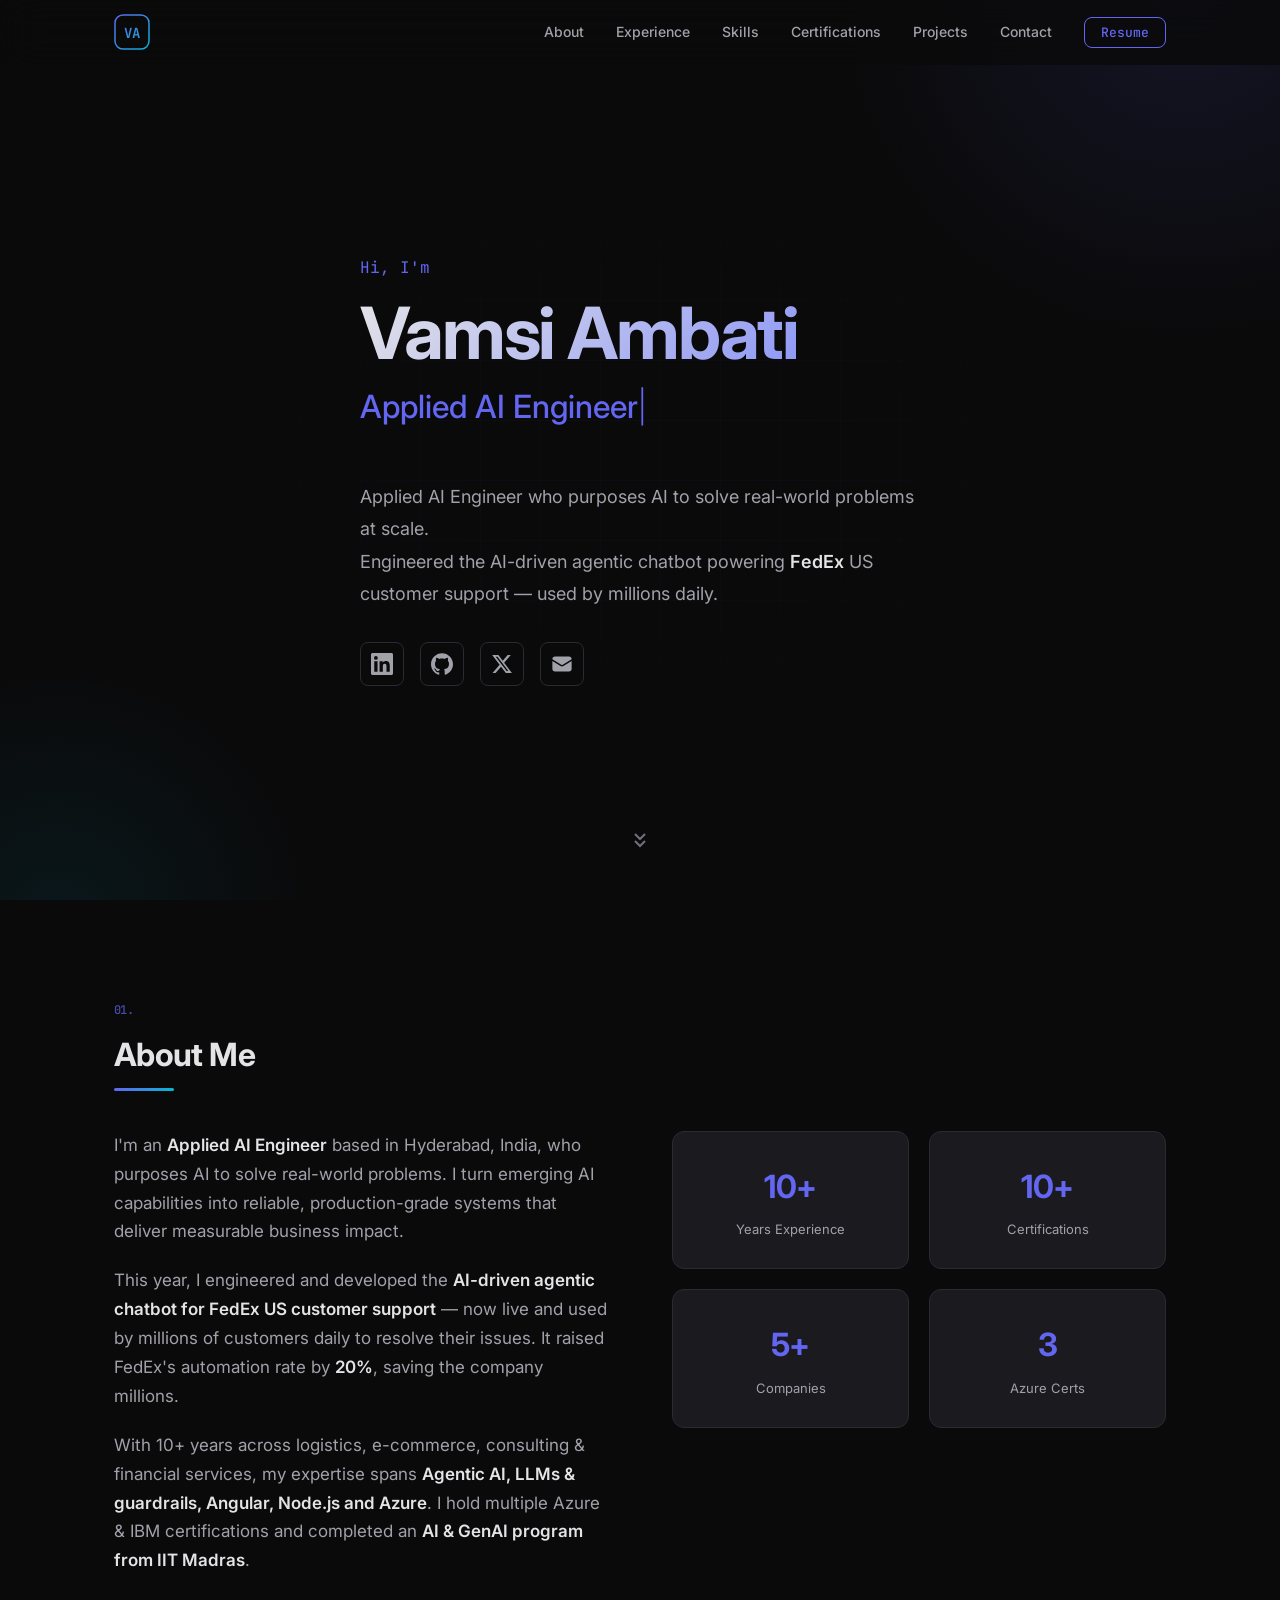
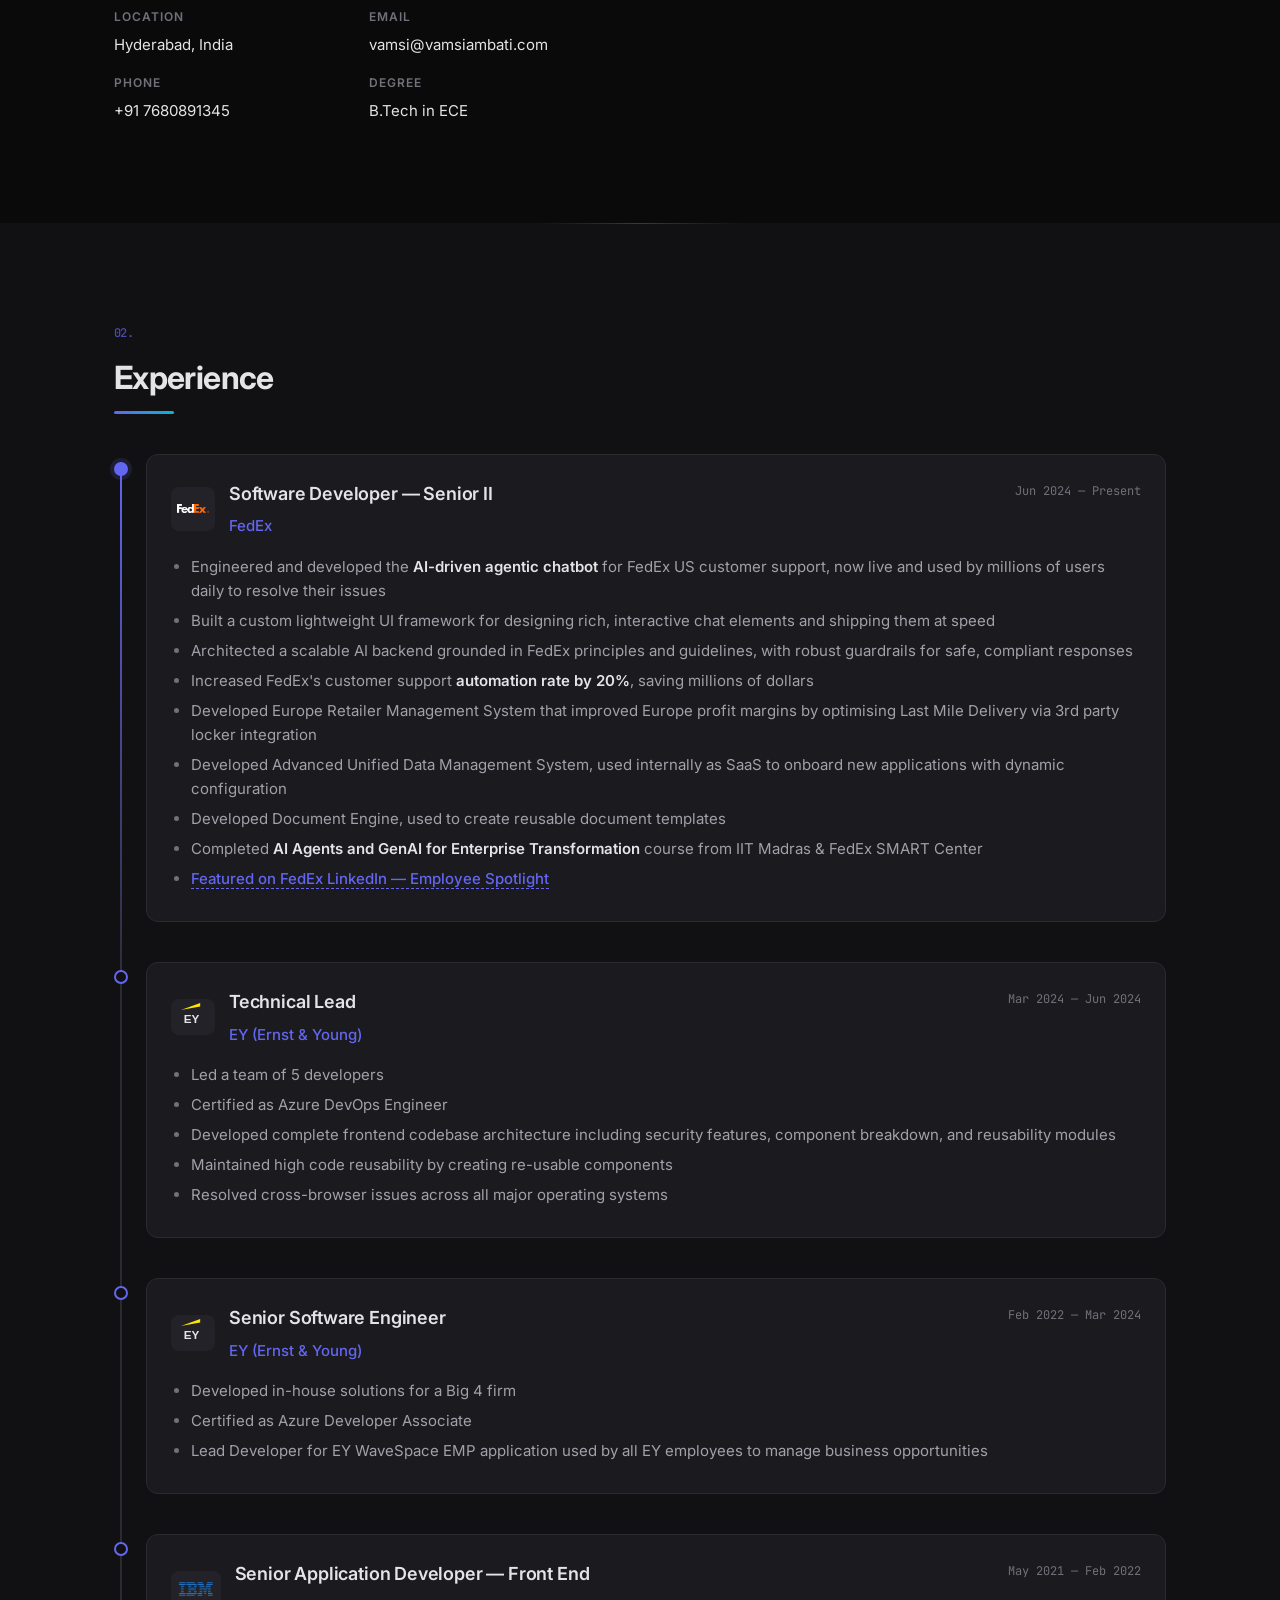
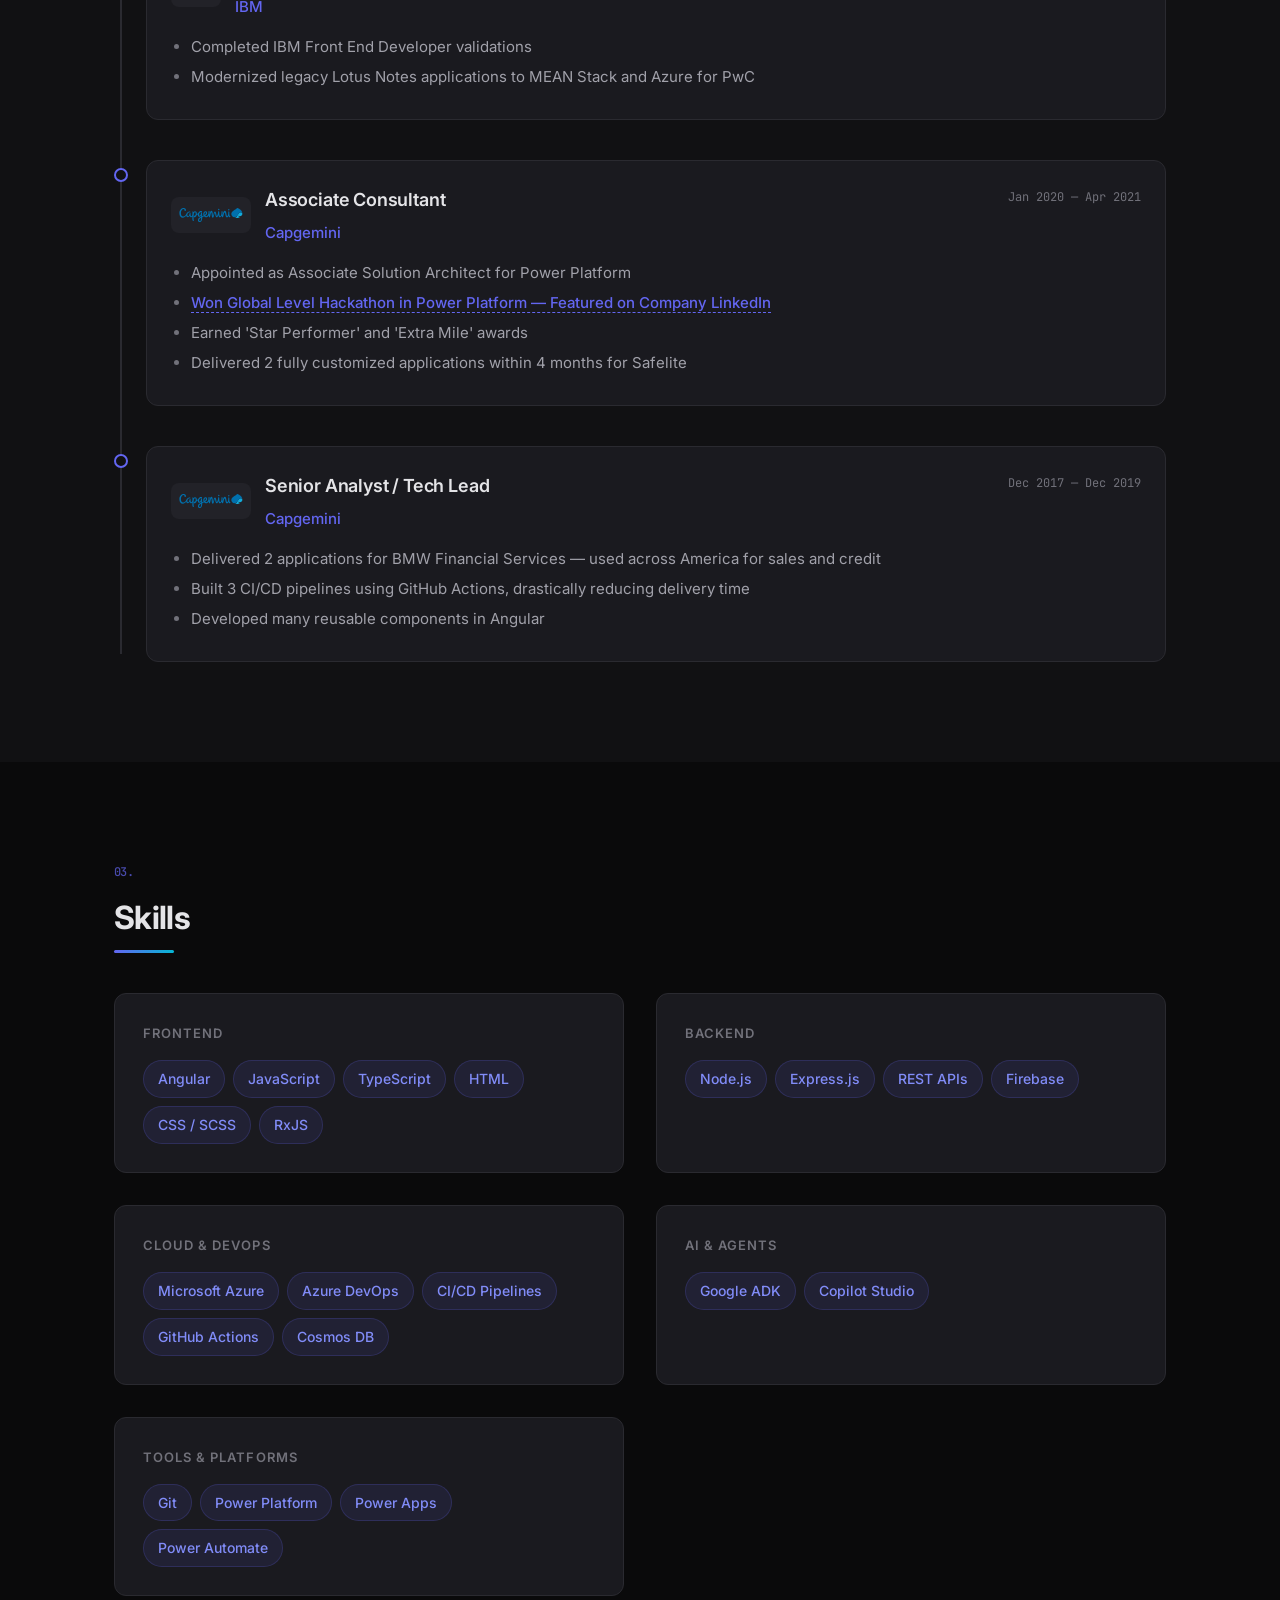
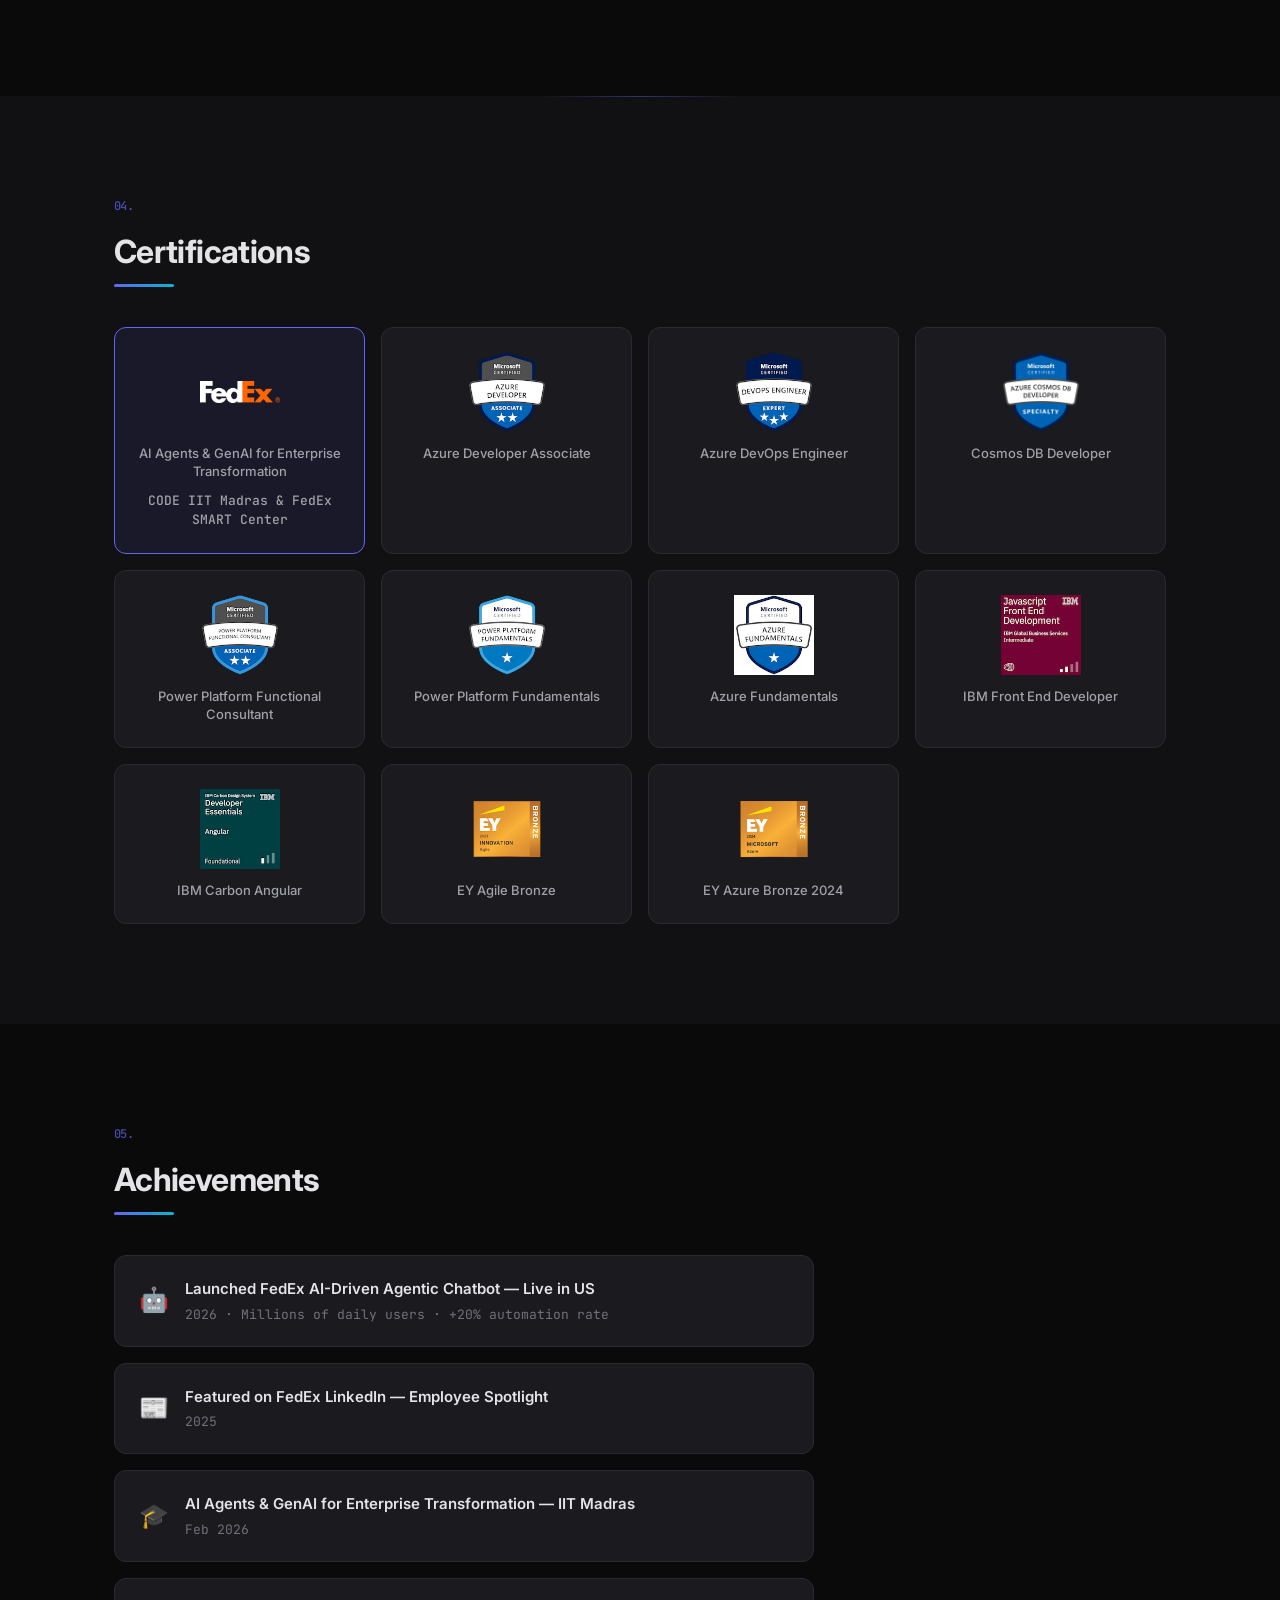
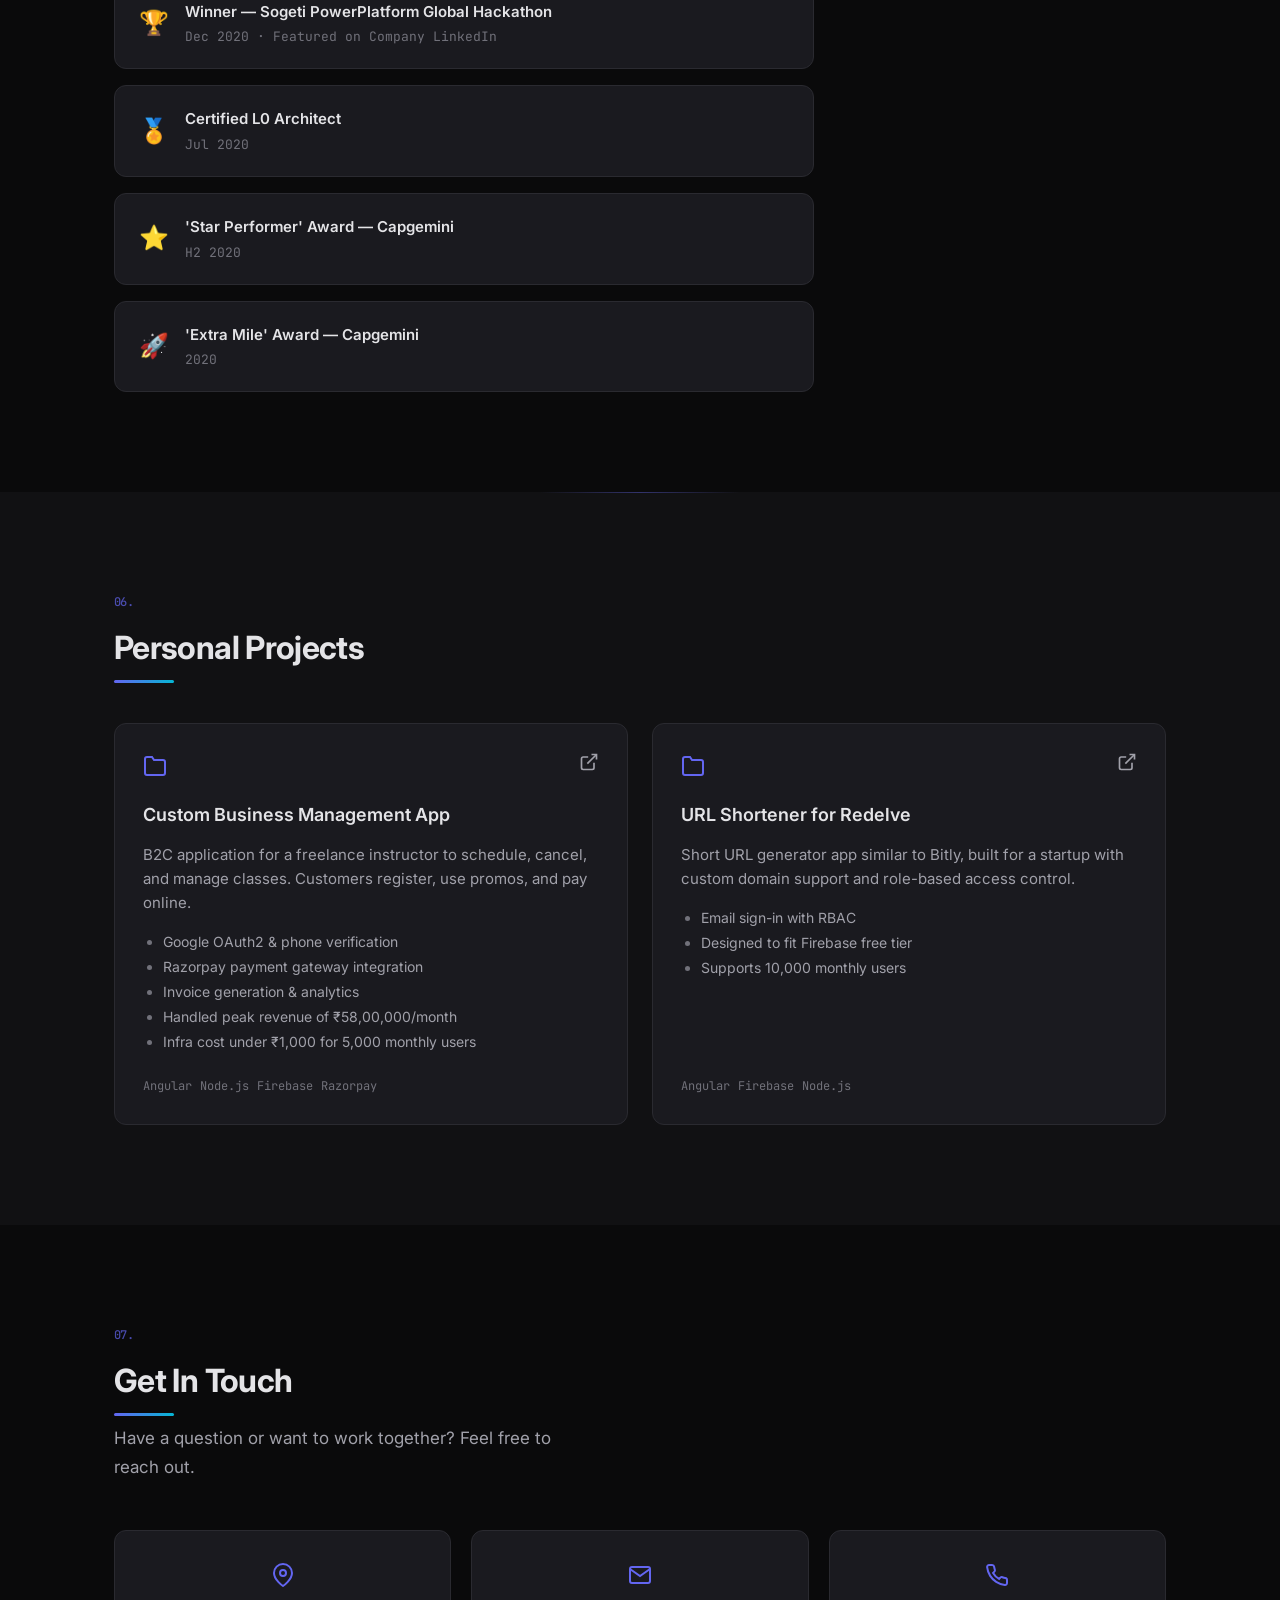
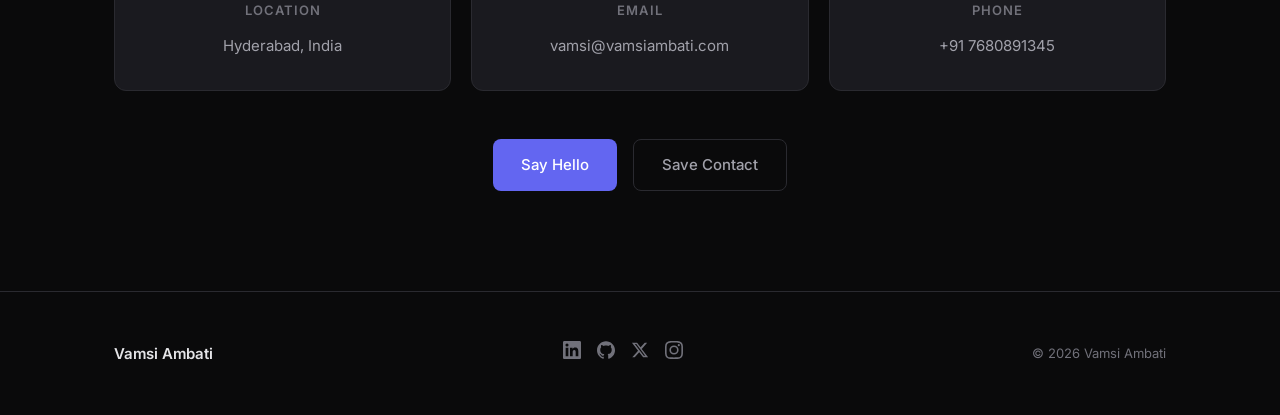
<file: index.html>
<!DOCTYPE html>
<html lang="en">
<head>
  <meta charset="utf-8">
  <meta name="viewport" content="width=device-width, initial-scale=1.0">
  <meta property="og:image" content="https://www.vamsiambati.com/assets/img/new_cv_sd.jpg">
  <meta property="og:image:type" content="image/jpeg">
  <meta property="og:image:width" content="1200">
  <meta property="og:image:height" content="630">
  <title>Vamsi Ambati — Applied AI Engineer</title>
  <meta name="description" content="Applied AI Engineer who purposes AI to solve real-world problems. Engineered FedEx's AI-driven agentic customer support chatbot, used by millions daily across the world.">
  <meta name="keywords" content="Vamsi Ambati, Applied AI Engineer, Agentic AI, AI Chatbot, GenAI, LLM, Guardrails, Angular, Node.js, Azure, FedEx">
  <meta name="author" content="Vamsi Ambati">
  <link rel="apple-touch-icon" sizes="180x180" href="assets/favicon/apple-touch-icon.png">
  <link rel="icon" type="image/png" sizes="32x32" href="assets/favico/favicon-32x32.png">
  <link rel="icon" type="image/png" sizes="16x16" href="assets/favico/favicon-16x16.png">
  <link rel="manifest" href="assets/favico/site.webmanifest">
  <link rel="preconnect" href="https://fonts.googleapis.com">
  <link rel="preconnect" href="https://fonts.gstatic.com" crossorigin>
  <link href="https://fonts.googleapis.com/css2?family=Inter:wght@300;400;500;600;700&family=JetBrains+Mono:wght@400;500&display=swap" rel="stylesheet">
  <link href="assets/css/style.css" rel="stylesheet">
</head>
<body>

  <!-- Navigation -->
  <nav class="nav" id="nav">
    <div class="nav-inner">
      <a href="#hero" class="nav-logo" aria-label="Home">
        <svg width="36" height="36" viewBox="0 0 36 36" fill="none" xmlns="http://www.w3.org/2000/svg">
          <rect x="1" y="1" width="34" height="34" rx="8" stroke="url(#logo-grad)" stroke-width="1.5" fill="none"/>
          <text x="18" y="23.5" text-anchor="middle" font-family="'JetBrains Mono', monospace" font-weight="600" font-size="14" fill="url(#logo-grad)">VA</text>
          <defs>
            <linearGradient id="logo-grad" x1="0" y1="0" x2="36" y2="36" gradientUnits="userSpaceOnUse">
              <stop offset="0%" stop-color="#6366f1"/>
              <stop offset="100%" stop-color="#06b6d4"/>
            </linearGradient>
          </defs>
        </svg>
      </a>
      <button class="nav-toggle" id="navToggle" aria-label="Toggle navigation">
        <span></span><span></span><span></span>
      </button>
      <ul class="nav-links" id="navLinks">
        <li><a href="#about">About</a></li>
        <li><a href="#experience">Experience</a></li>
        <li><a href="#skills">Skills</a></li>
        <li><a href="#certifications">Certifications</a></li>
        <li><a href="#projects">Projects</a></li>
        <li><a href="#contact">Contact</a></li>
        <li><a href="https://share.vamsiambati.com/Resume" target="_blank" rel="noopener noreferrer" class="nav-cta">Resume</a></li>
      </ul>
    </div>
  </nav>

  <!-- Hero -->
  <section id="hero" class="hero">
    <div class="hero-grid"></div>
    <div class="container">
      <p class="hero-greeting">Hi, I'm</p>
      <h1 class="hero-name">Vamsi Ambati</h1>
      <div class="hero-title">
        <span class="typed-text" id="typedText"></span><span class="cursor">|</span>
      </div>
      <p class="hero-description">
        Applied AI Engineer who purposes AI to solve real-world problems at scale.<br>
        Engineered the AI-driven agentic chatbot powering <strong>FedEx</strong> US customer support — used by millions daily.
      </p>
      <div class="hero-links">
        <a href="https://www.linkedin.com/in/vamsiambati" target="_blank" rel="noopener noreferrer" aria-label="LinkedIn">
          <svg width="22" height="22" viewBox="0 0 24 24" fill="currentColor"><path d="M20.447 20.452h-3.554v-5.569c0-1.328-.027-3.037-1.852-3.037-1.853 0-2.136 1.445-2.136 2.939v5.667H9.351V9h3.414v1.561h.046c.477-.9 1.637-1.85 3.37-1.85 3.601 0 4.267 2.37 4.267 5.455v6.286zM5.337 7.433a2.062 2.062 0 01-2.063-2.065 2.064 2.064 0 112.063 2.065zm1.782 13.019H3.555V9h3.564v11.452zM22.225 0H1.771C.792 0 0 .774 0 1.729v20.542C0 23.227.792 24 1.771 24h20.451C23.2 24 24 23.227 24 22.271V1.729C24 .774 23.2 0 22.222 0h.003z"/></svg>
        </a>
        <a href="https://github.com/vamsiambati" target="_blank" rel="noopener noreferrer" aria-label="GitHub">
          <svg width="22" height="22" viewBox="0 0 24 24" fill="currentColor"><path d="M12 .297c-6.63 0-12 5.373-12 12 0 5.303 3.438 9.8 8.205 11.385.6.113.82-.258.82-.577 0-.285-.01-1.04-.015-2.04-3.338.724-4.042-1.61-4.042-1.61C4.422 18.07 3.633 17.7 3.633 17.7c-1.087-.744.084-.729.084-.729 1.205.084 1.838 1.236 1.838 1.236 1.07 1.835 2.809 1.305 3.495.998.108-.776.417-1.305.76-1.605-2.665-.3-5.466-1.332-5.466-5.93 0-1.31.465-2.38 1.235-3.22-.135-.303-.54-1.523.105-3.176 0 0 1.005-.322 3.3 1.23.96-.267 1.98-.399 3-.405 1.02.006 2.04.138 3 .405 2.28-1.552 3.285-1.23 3.285-1.23.645 1.653.24 2.873.12 3.176.765.84 1.23 1.91 1.23 3.22 0 4.61-2.805 5.625-5.475 5.92.42.36.81 1.096.81 2.22 0 1.606-.015 2.896-.015 3.286 0 .315.21.69.825.57C20.565 22.092 24 17.592 24 12.297c0-6.627-5.373-12-12-12"/></svg>
        </a>
        <a href="https://twitter.com/ambati__vamsi" target="_blank" rel="noopener noreferrer" aria-label="Twitter/X">
          <svg width="22" height="22" viewBox="0 0 24 24" fill="currentColor"><path d="M18.244 2.25h3.308l-7.227 8.26 8.502 11.24H16.17l-5.214-6.817L4.99 21.75H1.68l7.73-8.835L1.254 2.25H8.08l4.713 6.231zm-1.161 17.52h1.833L7.084 4.126H5.117z"/></svg>
        </a>
        <a href="mailto:vamsi@vamsiambati.com" aria-label="Email">
          <svg width="22" height="22" viewBox="0 0 24 24" fill="currentColor"><path d="M1.5 8.67v8.58a3 3 0 003 3h15a3 3 0 003-3V8.67l-8.928 5.493a3 3 0 01-3.144 0L1.5 8.67z"/><path d="M22.5 6.908V6.75a3 3 0 00-3-3h-15a3 3 0 00-3 3v.158l9.714 5.978a1.5 1.5 0 001.572 0L22.5 6.908z"/></svg>
        </a>
      </div>
    </div>
    <div class="hero-scroll">
      <a href="#about" aria-label="Scroll down">
        <svg width="24" height="24" viewBox="0 0 24 24" fill="none" stroke="currentColor" stroke-width="2"><path d="M7 13l5 5 5-5M7 6l5 5 5-5"/></svg>
      </a>
    </div>
  </section>

  <!-- About -->
  <section id="about" class="section">
    <div class="container">
      <h2 class="section-title" data-num="01.">About Me</h2>
      <div class="about-grid">
        <div class="about-text">
          <p>
            I'm an <strong>Applied AI Engineer</strong> based in Hyderabad, India, who purposes AI to
            solve real-world problems. I turn emerging AI capabilities into reliable, production-grade
            systems that deliver measurable business impact.
          </p>
          <p>
            This year, I engineered and developed the <strong>AI-driven agentic chatbot for
            <a href="https://www.fedex.com/en-us/customer-support.html" target="_blank" rel="noopener noreferrer">FedEx US customer support</a></strong>
            — now live and used by millions of customers daily to resolve their issues. It raised FedEx's
            automation rate by <strong>20%</strong>, saving the company millions.
          </p>
          <p>
            With 10+ years across logistics, e-commerce, consulting &amp; financial services, my expertise spans
            <strong>Agentic AI, LLMs &amp; guardrails, Angular, Node.js and Azure</strong>. I hold multiple Azure &amp;
            IBM certifications and completed an <strong>AI &amp; GenAI program from IIT Madras</strong>.
          </p>
          <div class="about-details">
            <div class="about-detail">
              <span class="about-detail-label">Location</span>
              <span class="about-detail-value">Hyderabad, India</span>
            </div>
            <div class="about-detail">
              <span class="about-detail-label">Email</span>
              <span class="about-detail-value">vamsi@vamsiambati.com</span>
            </div>
            <div class="about-detail">
              <span class="about-detail-label">Phone</span>
              <span class="about-detail-value">+91 7680891345</span>
            </div>
            <div class="about-detail">
              <span class="about-detail-label">Degree</span>
              <span class="about-detail-value">B.Tech in ECE</span>
            </div>
          </div>
        </div>
        <div class="about-stats">
          <div class="stat-card">
            <span class="stat-number">10+</span>
            <span class="stat-label">Years Experience</span>
          </div>
          <div class="stat-card">
            <span class="stat-number" data-count="10">0+</span>
            <span class="stat-label">Certifications</span>
          </div>
          <div class="stat-card">
            <span class="stat-number" data-count="5">0+</span>
            <span class="stat-label">Companies</span>
          </div>
          <div class="stat-card">
            <span class="stat-number" data-count="3">0</span>
            <span class="stat-label">Azure Certs</span>
          </div>
        </div>
      </div>
    </div>
  </section>

  <!-- Experience -->
  <section id="experience" class="section section-alt">
    <div class="container">
      <h2 class="section-title" data-num="02.">Experience</h2>
      <div class="timeline">

        <div class="timeline-item">
          <div class="timeline-marker"></div>
          <div class="timeline-content">
            <div class="timeline-header">
              <div class="timeline-header-left">
                <img src="assets/img/fedex.png" alt="FedEx" class="company-logo">
                <div>
                  <h3>Software Developer — Senior II</h3>
                  <p class="timeline-company">FedEx</p>
                </div>
              </div>
              <span class="timeline-date">Jun 2024 — Present</span>
            </div>
            <ul>
              <li>Engineered and developed the <strong>AI-driven agentic chatbot</strong> for <a href="https://www.fedex.com/en-us/customer-support.html" target="_blank" rel="noopener noreferrer">FedEx US customer support</a>, now live and used by millions of users daily to resolve their issues</li>
              <li>Built a custom lightweight UI framework for designing rich, interactive chat elements and shipping them at speed</li>
              <li>Architected a scalable AI backend grounded in FedEx principles and guidelines, with robust guardrails for safe, compliant responses</li>
              <li>Increased FedEx's customer support <strong>automation rate by 20%</strong>, saving millions of dollars</li>
              <li>Developed Europe Retailer Management System that improved Europe profit margins by optimising Last Mile Delivery via 3rd party locker integration</li>
              <li>Developed Advanced Unified Data Management System, used internally as SaaS to onboard new applications with dynamic configuration</li>
              <li>Developed Document Engine, used to create reusable document templates</li>
              <li>Completed <strong>AI Agents and GenAI for Enterprise Transformation</strong> course from IIT Madras & FedEx SMART Center</li>
              <li><a href="https://www.linkedin.com/posts/fedex-acc_fedexacc-employeespotlight-aidriven-activity-7449723235161792512-cNsK" target="_blank" rel="noopener noreferrer" class="timeline-highlight">Featured on FedEx LinkedIn — Employee Spotlight</a></li>
            </ul>
          </div>
        </div>

        <div class="timeline-item">
          <div class="timeline-marker"></div>
          <div class="timeline-content">
            <div class="timeline-header">
              <div class="timeline-header-left">
                <svg class="company-logo" width="40" height="40" viewBox="0 0 86 100" xmlns="http://www.w3.org/2000/svg"><polygon fill="#FFE600" points="68.67 0 0 24.83 68.67 12.81"/><text x="10" y="72" font-family="Arial,sans-serif" font-weight="bold" font-size="42" fill="#e4e4e7">EY</text></svg>
                <div>
                  <h3>Technical Lead</h3>
                  <p class="timeline-company">EY (Ernst & Young)</p>
                </div>
              </div>
              <span class="timeline-date">Mar 2024 — Jun 2024</span>
            </div>
            <ul>
              <li>Led a team of 5 developers</li>
              <li>Certified as Azure DevOps Engineer</li>
              <li>Developed complete frontend codebase architecture including security features, component breakdown, and reusability modules</li>
              <li>Maintained high code reusability by creating re-usable components</li>
              <li>Resolved cross-browser issues across all major operating systems</li>
            </ul>
          </div>
        </div>

        <div class="timeline-item">
          <div class="timeline-marker"></div>
          <div class="timeline-content">
            <div class="timeline-header">
              <div class="timeline-header-left">
                <svg class="company-logo" width="40" height="40" viewBox="0 0 86 100" xmlns="http://www.w3.org/2000/svg"><polygon fill="#FFE600" points="68.67 0 0 24.83 68.67 12.81"/><text x="10" y="72" font-family="Arial,sans-serif" font-weight="bold" font-size="42" fill="#e4e4e7">EY</text></svg>
                <div>
                  <h3>Senior Software Engineer</h3>
                  <p class="timeline-company">EY (Ernst & Young)</p>
                </div>
              </div>
              <span class="timeline-date">Feb 2022 — Mar 2024</span>
            </div>
            <ul>
              <li>Developed in-house solutions for a Big 4 firm</li>
              <li>Certified as Azure Developer Associate</li>
              <li>Lead Developer for EY WaveSpace EMP application used by all EY employees to manage business opportunities</li>
            </ul>
          </div>
        </div>

        <div class="timeline-item">
          <div class="timeline-marker"></div>
          <div class="timeline-content">
            <div class="timeline-header">
              <div class="timeline-header-left">
                <svg class="company-logo" width="48" height="40" viewBox="0 0 1000 400" xmlns="http://www.w3.org/2000/svg"><path d="M0 0v27.367h194.648V0H0zm222.226 0v27.367h277.383S471.276 0 433.75 0H222.226zm331.797 0v27.367h167.812L711.875 0H554.023zm288.125 0l-9.961 27.367h166.289V0H842.148zM0 53.222v27.367h194.648V53.222H0zm222.226.039V80.59h309.57s-3.615-21.063-9.922-27.329H222.226zm331.797 0V80.59h186.211l-9.219-27.329H554.023zm268.203 0l-9.219 27.329h185.469V53.261h-176.25zM55.937 106.444v27.406h84.297v-27.406H55.937zm222.227 0v27.406h84.297v-27.406h-84.297zm166.289 0v27.406h84.297s5.352-14.473 5.352-27.406h-89.649zm165.508 0v27.406h149.453l-9.961-27.406H609.961zm193.906 0l-10 27.406h150.195v-27.406H803.867zm-747.93 53.262v27.367h84.297v-27.367H55.937zm222.227 0v27.367h215.312s18.012-14.042 23.75-27.367H278.164zm331.797 0v27.367h84.297v-15.234l5.352 15.234h154.414l5.742-15.234v15.234h84.297v-27.367H785.82l-8.398 23.18-8.438-23.18H609.961zM55.937 212.928v27.367h84.297v-27.367H55.937zm222.227 0v27.367h239.062c-5.739-13.281-23.75-27.367-23.75-27.367H278.164zm331.797 0v27.367h84.297v-27.367h-84.297zm99.609 0l10.195 27.367h115.781l9.688-27.367H709.57zm150.195 0v27.367h84.297v-27.367h-84.297zM55.937 266.15v27.366h84.297V266.15H55.937zm222.227 0v27.366h84.297V266.15h-84.297zm166.289 0v27.366h89.648c0-12.915-5.352-27.366-5.352-27.366h-84.296zm165.508 0v27.366h84.297V266.15h-84.297zm118.75 0l9.883 27.366h77.617l9.961-27.366h-97.461zm131.054 0v27.366h84.297V266.15h-84.297zM1.523 319.372v27.406h194.648v-27.406H1.523zm220.703 0v27.406h299.648c6.307-6.275 9.922-27.406 9.922-27.406h-309.57zm333.321 0v27.406h138.711v-27.406H555.547zm192.343 0l10.156 27.406h39.492l9.531-27.406H747.89zm111.875 0v27.406H1000v-27.406H859.765zM1.523 372.633V400h194.648v-27.367H1.523zm220.703 0v27.328H433.75c37.526 0 65.859-27.328 65.859-27.328H222.226zm333.321 0V400h138.711v-27.367H555.547zm211.601 0l9.766 27.29 1.68.038 9.922-27.328h-21.368zm92.617 0V400H1000v-27.367H859.765z" fill="#1f70c1"/></svg>
                <div>
                  <h3>Senior Application Developer — Front End</h3>
                  <p class="timeline-company">IBM</p>
                </div>
              </div>
              <span class="timeline-date">May 2021 — Feb 2022</span>
            </div>
            <ul>
              <li>Completed IBM Front End Developer validations</li>
              <li>Modernized legacy Lotus Notes applications to MEAN Stack and Azure for PwC</li>
            </ul>
          </div>
        </div>

        <div class="timeline-item">
          <div class="timeline-marker"></div>
          <div class="timeline-content">
            <div class="timeline-header">
              <div class="timeline-header-left">
                <svg class="company-logo" viewBox="-1 -1 162 38" xmlns="http://www.w3.org/2000/svg"><path style="fill:#12abdb" d="m 153.2175,21.2782 c 3.4962,0 6.1962,-2.8462 6.2312,-6.225 -0.245,-1.475 -0.7625,-4.2037 -4.585,-4.2037 -4.19,0 -5.5762,5.8487 -8.985,9.6237 -0.2737,2.1438 -2.305,4.0625 -4.8387,4.385 0.62,0.6488 2.0025,1.0013 3.6525,1.0013 3.0175,0 6.67,-0.9088 8.5837,-2.7988 -2.5537,0.035 -4.1937,-1.6062 -4.355,-3.8762 1.245,1.5087 2.6513,2.0937 4.2963,2.0937"/><path style="fill:#0070ad" d="m 126.3725,11.972 c 0,-1.86 -0.1125,-3.1 -1.3288,-3.1 -0.5562,0 -0.825,0.1125 -1.3087,0.2725 0.43,6.28 -0.9913,11.8125 -2.7238,11.8125 -2.2712,0 -1.1387,-13.4625 -5.9475,-13.4625 -4.4387,0 -5.0787,10.7475 -5.5812,10.7475 -0.3425,0 -0.395,-2.8225 -0.3763,-4.9763 0.1863,-1.03 0.2888,-1.9575 0.2888,-2.6612 0,-1 -0.41,-2.7288 -2.6813,-1.865 0.079,7.6862 -1.46,12.3287 -3.1937,12.3287 -2.5388,0 -2.5675,-6.9675 -2.5675,-8.8862 0,-1.875 0.1362,-4.38 -2.6513,-3.4913 -0.415,6.7038 -2.1737,11.7625 -3.2812,11.7625 -1.6513,0 -1.3188,-11.5812 -4.8888,-11.5812 -3.2125,0 -4.2037,10.9712 -4.8725,10.9712 -1.1962,0 0.3763,-12.3487 -4.2625,-12.3487 -2.4312,0 -3.3987,4.1212 -4.3512,8.735 -0.185,0.8937 -0.375,0.9237 -0.41,-0.087 -0.024,-0.8588 -0.029,-1.7238 -0.019,-2.5825 1.1663,-4.6388 -0.2587,-6.3525 -2.4075,-5.1175 0.6938,8.56 -3.2375,12.7437 -6.25,12.7437 -1.0887,0 -1.9487,-0.4637 -2.5875,-1.1962 3.6125,-2.2163 5.2188,-4.76 5.2188,-7.2463 0,-2.69 -1.5475,-4.2425 -4.1163,-4.2425 -3.5837,0 -5.59,3.6913 -5.59,6.8313 0,1.6887 0.3175,3.125 0.835,4.3062 -1.2312,0.5863 -2.3925,1.0938 -3.4725,1.5863 -0.098,-3.2275 -0.4587,-6.615 -0.7362,-9.745 -1.91,-0.5275 -2.4663,0.39 -2.6125,2.0887 -0.3425,3.8775 -1.7775,6.285 -3.0475,6.285 -0.9525,0 -1.5375,-1.1625 -1.6063,-2.3975 -0.3562,-6.2162 4.6875,-7.945 7.3288,-7.0412 0.5475,-1.3725 -0.054,-2.3588 -2.4363,-2.3588 -2.8862,0 -5.0437,1.7538 -6.6262,4.0038 -1.0538,1.5 -2.275,2.5637 -3.8963,3.8487 0.044,-0.3662 0.064,-0.7375 0.064,-1.1037 0,-4.38 -2.3738,-6.3038 -4.6388,-6.3038 -1.875,0 -3.0562,1.1225 -3.74,2.8513 -0.1662,-1.7338 -0.5125,-2.48 -1.5187,-2.48 -0.43,0 -1.03,0.1212 -1.67,0.4337 0.2925,0.9675 0.405,3.1113 0.405,4.5175 0,5.2675 -1.5088,7.6313 -2.9588,7.6313 -1.66,0 -1.9237,-6.25 -2.065,-8.6813 -0.2587,-0.098 -0.5325,-0.1512 -0.8112,-0.1512 -1.5038,0 -1.6988,2.0162 -2.07,3.8712 -0.41,2.0563 -1.5913,4.6388 -3.345,4.6388 -1.0588,0 -1.7238,-1.02 -1.8063,-2.8563 -0.1712,-3.725 2.93,-8.14 7.7788,-6.7675 0.6337,-1.4837 -0.3625,-2.6125 -2.3738,-2.6125 -3.545,0 -6.475,2.6513 -7.7537,5.7913 -1.2988,2.8812 -3.57,7.11 -8.1888,7.11 C 6.26,21.7975 3.76,18.95 3.76,12.9787 c 0,-5.1462 3.2462,-10.035 6.7087,-10.035 2.4213,0 2.9838,2.3838 2.7688,4.62 1.255,1.005 3.31,0.067 3.31,-2.4462 0,-1.7338 -1.4063,-4.6738 -5.9513,-4.6738 C 4.9712,0.4437 0,6.055 0,13.4225 0,20.5612 3.6225,24.78 8.75,24.78 c 3.2375,0 6.2887,-1.845 8.3937,-5.2538 0.5325,2.9838 2.5638,4.2388 4.0863,4.2388 2.4662,0 4.0775,-1.5975 4.9562,-3.755 0.5475,2.1625 1.7038,3.765 3.6288,3.765 1.3525,0 2.4112,-0.6888 3.2075,-1.7875 -0.3175,7.5187 -0.7125,12.3137 3.73,11.3725 -0.6875,-2.1388 -0.9075,-6.0313 -0.9075,-9.5275 0,-9.565 1.5775,-12.7138 3.555,-12.7138 1.435,0 1.8987,1.825 1.8987,3.7738 0,1.045 -0.1025,2.2462 -0.3662,3.325 -2.4313,1.5337 -4.37,2.745 -4.37,4.2825 0,1.2162 0.9037,1.3275 1.685,1.3275 1.865,0 4.1112,-1.83 5.3512,-5.2825 1.0838,-0.6588 2.1725,-1.4113 3.2125,-2.4363 -0.034,0.3513 -0.054,0.7025 -0.054,1.0638 0,3.4275 1.4987,5.5037 3.8962,5.5037 1.88,0 3.2863,-1.3337 4.2825,-3.33 0.064,1.1513 0.1025,2.2113 0.1175,3.1825 -3.8087,1.7638 -8.0225,3.55 -8.0225,8.5213 0,2.5725 1.855,4.5062 4.2725,4.5062 5.3075,0 6.5188,-5.6 6.5675,-12.1087 1.7288,-0.7475 3.0125,-1.3238 4.4975,-2.0613 1.2688,1.5925 2.9975,2.3888 4.58,2.3888 2.9925,0 5.2438,-1.5875 7.05,-4.805 0.3175,2.4462 0.9525,4.805 2.2563,4.805 2.3725,0 2.8562,-12.4125 4.6187,-12.4125 1.3525,0 0.245,13.4275 3.8138,13.4275 3.0562,0 3.6275,-11.8163 5.1175,-11.8163 1.055,0 1.1325,10.8013 4.4625,10.8013 1.6362,0 3.4137,-1.9688 4.3012,-6.09 0.42,2.745 1.8025,6.09 4.5075,6.09 1.5775,0 2.935,-1.5975 3.9838,-3.7163 0.2887,2.1825 0.9037,3.7163 2.1,3.7163 3.11,0 3.0075,-12.3838 5.4687,-12.3838 1.9188,0 1.3288,12.3838 5.8988,12.3838 2.1725,0 3.2025,-1.8513 3.8187,-4.18 0.8388,3.4225 2.2013,4.18 3.315,4.18 0.7075,0 1.245,-0.25 1.9488,-1.085 -3.5363,-1.5325 -3.2375,-7.1138 -3.2375,-10.7175 m -74.8438,21.27 c -1.0987,0 -1.68,-1.045 -1.68,-2.2225 0,-3.1788 2.3338,-4.8625 5.205,-6.3125 -0.1275,6.9425 -1.7437,8.535 -3.525,8.535 m 14.2775,-22.51 c 1.0688,0 1.6788,0.9812 1.5713,2.3925 -0.1213,1.655 -1.3275,3.555 -3.4275,5.0437 -1.0938,-3.115 -0.2775,-7.4362 1.8562,-7.4362 M 99.6722,6.035 c 1.0162,-0.034 1.7287,-0.9075 1.7337,-1.9475 0.01,-1.04 -0.6987,-1.8613 -1.7187,-1.8225 -1.02,0.035 -1.85,0.9087 -1.855,1.9487 -0.01,1.04 0.82,1.855 1.84,1.8213 m 25.3325,0.5275 c 0.9275,-0.034 1.685,-0.8638 1.685,-1.855 0,-0.9913 -0.7425,-1.7675 -1.67,-1.7388 -0.9288,0.034 -1.685,0.8688 -1.69,1.86 -0.01,0.9913 0.7475,1.7675 1.675,1.7338 m 34.4387,8.2425 c -0.079,-3.9263 -1.9437,-7.2363 -4.825,-9.8788 -2.1875,-1.9962 -4.785,-3.515 -7.5087,-4.6575 -0.215,-0.092 -0.44,-0.1812 -0.66,-0.2687 -3.3538,4.0187 -14.965,7.0162 -14.965,15.44 0,3.29 2.08,6.3712 5.1312,7.6075 1.7725,0.6687 3.54,0.7025 5.3125,0.1062 1.5775,-0.5175 2.8713,-1.4937 3.95,-2.68 3.4088,-3.775 4.795,-9.6187 8.98,-9.6187 3.8275,0 4.345,2.7237 4.59,4.1987 0,-0.01 0,-0.1075 -0.01,-0.2487"/></svg>
                <div>
                  <h3>Associate Consultant</h3>
                  <p class="timeline-company">Capgemini</p>
                </div>
              </div>
              <span class="timeline-date">Jan 2020 — Apr 2021</span>
            </div>
            <ul>
              <li>Appointed as Associate Solution Architect for Power Platform</li>
              <li><a href="https://www.linkedin.com/feed/update/urn:li:activity:6740141717795684352/" target="_blank" rel="noopener noreferrer" class="timeline-highlight">Won Global Level Hackathon in Power Platform — Featured on Company LinkedIn</a></li>
              <li>Earned 'Star Performer' and 'Extra Mile' awards</li>
              <li>Delivered 2 fully customized applications within 4 months for Safelite</li>
            </ul>
          </div>
        </div>

        <div class="timeline-item">
          <div class="timeline-marker"></div>
          <div class="timeline-content">
            <div class="timeline-header">
              <div class="timeline-header-left">
                <svg class="company-logo" viewBox="-1 -1 162 38" xmlns="http://www.w3.org/2000/svg"><path style="fill:#12abdb" d="m 153.2175,21.2782 c 3.4962,0 6.1962,-2.8462 6.2312,-6.225 -0.245,-1.475 -0.7625,-4.2037 -4.585,-4.2037 -4.19,0 -5.5762,5.8487 -8.985,9.6237 -0.2737,2.1438 -2.305,4.0625 -4.8387,4.385 0.62,0.6488 2.0025,1.0013 3.6525,1.0013 3.0175,0 6.67,-0.9088 8.5837,-2.7988 -2.5537,0.035 -4.1937,-1.6062 -4.355,-3.8762 1.245,1.5087 2.6513,2.0937 4.2963,2.0937"/><path style="fill:#0070ad" d="m 126.3725,11.972 c 0,-1.86 -0.1125,-3.1 -1.3288,-3.1 -0.5562,0 -0.825,0.1125 -1.3087,0.2725 0.43,6.28 -0.9913,11.8125 -2.7238,11.8125 -2.2712,0 -1.1387,-13.4625 -5.9475,-13.4625 -4.4387,0 -5.0787,10.7475 -5.5812,10.7475 -0.3425,0 -0.395,-2.8225 -0.3763,-4.9763 0.1863,-1.03 0.2888,-1.9575 0.2888,-2.6612 0,-1 -0.41,-2.7288 -2.6813,-1.865 0.079,7.6862 -1.46,12.3287 -3.1937,12.3287 -2.5388,0 -2.5675,-6.9675 -2.5675,-8.8862 0,-1.875 0.1362,-4.38 -2.6513,-3.4913 -0.415,6.7038 -2.1737,11.7625 -3.2812,11.7625 -1.6513,0 -1.3188,-11.5812 -4.8888,-11.5812 -3.2125,0 -4.2037,10.9712 -4.8725,10.9712 -1.1962,0 0.3763,-12.3487 -4.2625,-12.3487 -2.4312,0 -3.3987,4.1212 -4.3512,8.735 -0.185,0.8937 -0.375,0.9237 -0.41,-0.087 -0.024,-0.8588 -0.029,-1.7238 -0.019,-2.5825 1.1663,-4.6388 -0.2587,-6.3525 -2.4075,-5.1175 0.6938,8.56 -3.2375,12.7437 -6.25,12.7437 -1.0887,0 -1.9487,-0.4637 -2.5875,-1.1962 3.6125,-2.2163 5.2188,-4.76 5.2188,-7.2463 0,-2.69 -1.5475,-4.2425 -4.1163,-4.2425 -3.5837,0 -5.59,3.6913 -5.59,6.8313 0,1.6887 0.3175,3.125 0.835,4.3062 -1.2312,0.5863 -2.3925,1.0938 -3.4725,1.5863 -0.098,-3.2275 -0.4587,-6.615 -0.7362,-9.745 -1.91,-0.5275 -2.4663,0.39 -2.6125,2.0887 -0.3425,3.8775 -1.7775,6.285 -3.0475,6.285 -0.9525,0 -1.5375,-1.1625 -1.6063,-2.3975 -0.3562,-6.2162 4.6875,-7.945 7.3288,-7.0412 0.5475,-1.3725 -0.054,-2.3588 -2.4363,-2.3588 -2.8862,0 -5.0437,1.7538 -6.6262,4.0038 -1.0538,1.5 -2.275,2.5637 -3.8963,3.8487 0.044,-0.3662 0.064,-0.7375 0.064,-1.1037 0,-4.38 -2.3738,-6.3038 -4.6388,-6.3038 -1.875,0 -3.0562,1.1225 -3.74,2.8513 -0.1662,-1.7338 -0.5125,-2.48 -1.5187,-2.48 -0.43,0 -1.03,0.1212 -1.67,0.4337 0.2925,0.9675 0.405,3.1113 0.405,4.5175 0,5.2675 -1.5088,7.6313 -2.9588,7.6313 -1.66,0 -1.9237,-6.25 -2.065,-8.6813 -0.2587,-0.098 -0.5325,-0.1512 -0.8112,-0.1512 -1.5038,0 -1.6988,2.0162 -2.07,3.8712 -0.41,2.0563 -1.5913,4.6388 -3.345,4.6388 -1.0588,0 -1.7238,-1.02 -1.8063,-2.8563 -0.1712,-3.725 2.93,-8.14 7.7788,-6.7675 0.6337,-1.4837 -0.3625,-2.6125 -2.3738,-2.6125 -3.545,0 -6.475,2.6513 -7.7537,5.7913 -1.2988,2.8812 -3.57,7.11 -8.1888,7.11 C 6.26,21.7975 3.76,18.95 3.76,12.9787 c 0,-5.1462 3.2462,-10.035 6.7087,-10.035 2.4213,0 2.9838,2.3838 2.7688,4.62 1.255,1.005 3.31,0.067 3.31,-2.4462 0,-1.7338 -1.4063,-4.6738 -5.9513,-4.6738 C 4.9712,0.4437 0,6.055 0,13.4225 0,20.5612 3.6225,24.78 8.75,24.78 c 3.2375,0 6.2887,-1.845 8.3937,-5.2538 0.5325,2.9838 2.5638,4.2388 4.0863,4.2388 2.4662,0 4.0775,-1.5975 4.9562,-3.755 0.5475,2.1625 1.7038,3.765 3.6288,3.765 1.3525,0 2.4112,-0.6888 3.2075,-1.7875 -0.3175,7.5187 -0.7125,12.3137 3.73,11.3725 -0.6875,-2.1388 -0.9075,-6.0313 -0.9075,-9.5275 0,-9.565 1.5775,-12.7138 3.555,-12.7138 1.435,0 1.8987,1.825 1.8987,3.7738 0,1.045 -0.1025,2.2462 -0.3662,3.325 -2.4313,1.5337 -4.37,2.745 -4.37,4.2825 0,1.2162 0.9037,1.3275 1.685,1.3275 1.865,0 4.1112,-1.83 5.3512,-5.2825 1.0838,-0.6588 2.1725,-1.4113 3.2125,-2.4363 -0.034,0.3513 -0.054,0.7025 -0.054,1.0638 0,3.4275 1.4987,5.5037 3.8962,5.5037 1.88,0 3.2863,-1.3337 4.2825,-3.33 0.064,1.1513 0.1025,2.2113 0.1175,3.1825 -3.8087,1.7638 -8.0225,3.55 -8.0225,8.5213 0,2.5725 1.855,4.5062 4.2725,4.5062 5.3075,0 6.5188,-5.6 6.5675,-12.1087 1.7288,-0.7475 3.0125,-1.3238 4.4975,-2.0613 1.2688,1.5925 2.9975,2.3888 4.58,2.3888 2.9925,0 5.2438,-1.5875 7.05,-4.805 0.3175,2.4462 0.9525,4.805 2.2563,4.805 2.3725,0 2.8562,-12.4125 4.6187,-12.4125 1.3525,0 0.245,13.4275 3.8138,13.4275 3.0562,0 3.6275,-11.8163 5.1175,-11.8163 1.055,0 1.1325,10.8013 4.4625,10.8013 1.6362,0 3.4137,-1.9688 4.3012,-6.09 0.42,2.745 1.8025,6.09 4.5075,6.09 1.5775,0 2.935,-1.5975 3.9838,-3.7163 0.2887,2.1825 0.9037,3.7163 2.1,3.7163 3.11,0 3.0075,-12.3838 5.4687,-12.3838 1.9188,0 1.3288,12.3838 5.8988,12.3838 2.1725,0 3.2025,-1.8513 3.8187,-4.18 0.8388,3.4225 2.2013,4.18 3.315,4.18 0.7075,0 1.245,-0.25 1.9488,-1.085 -3.5363,-1.5325 -3.2375,-7.1138 -3.2375,-10.7175 m -74.8438,21.27 c -1.0987,0 -1.68,-1.045 -1.68,-2.2225 0,-3.1788 2.3338,-4.8625 5.205,-6.3125 -0.1275,6.9425 -1.7437,8.535 -3.525,8.535 m 14.2775,-22.51 c 1.0688,0 1.6788,0.9812 1.5713,2.3925 -0.1213,1.655 -1.3275,3.555 -3.4275,5.0437 -1.0938,-3.115 -0.2775,-7.4362 1.8562,-7.4362 M 99.6722,6.035 c 1.0162,-0.034 1.7287,-0.9075 1.7337,-1.9475 0.01,-1.04 -0.6987,-1.8613 -1.7187,-1.8225 -1.02,0.035 -1.85,0.9087 -1.855,1.9487 -0.01,1.04 0.82,1.855 1.84,1.8213 m 25.3325,0.5275 c 0.9275,-0.034 1.685,-0.8638 1.685,-1.855 0,-0.9913 -0.7425,-1.7675 -1.67,-1.7388 -0.9288,0.034 -1.685,0.8688 -1.69,1.86 -0.01,0.9913 0.7475,1.7675 1.675,1.7338 m 34.4387,8.2425 c -0.079,-3.9263 -1.9437,-7.2363 -4.825,-9.8788 -2.1875,-1.9962 -4.785,-3.515 -7.5087,-4.6575 -0.215,-0.092 -0.44,-0.1812 -0.66,-0.2687 -3.3538,4.0187 -14.965,7.0162 -14.965,15.44 0,3.29 2.08,6.3712 5.1312,7.6075 1.7725,0.6687 3.54,0.7025 5.3125,0.1062 1.5775,-0.5175 2.8713,-1.4937 3.95,-2.68 3.4088,-3.775 4.795,-9.6187 8.98,-9.6187 3.8275,0 4.345,2.7237 4.59,4.1987 0,-0.01 0,-0.1075 -0.01,-0.2487"/></svg>
                <div>
                  <h3>Senior Analyst / Tech Lead</h3>
                  <p class="timeline-company">Capgemini</p>
                </div>
              </div>
              <span class="timeline-date">Dec 2017 — Dec 2019</span>
            </div>
            <ul>
              <li>Delivered 2 applications for BMW Financial Services — used across America for sales and credit</li>
              <li>Built 3 CI/CD pipelines using GitHub Actions, drastically reducing delivery time</li>
              <li>Developed many reusable components in Angular</li>
            </ul>
          </div>
        </div>

      </div>
    </div>
  </section>

  <!-- Skills -->
  <section id="skills" class="section">
    <div class="container">
      <h2 class="section-title" data-num="03.">Skills</h2>
      <div class="skills-grid">
        <div class="skill-category">
          <h3>Frontend</h3>
          <div class="skill-tags">
            <span class="skill-tag">Angular</span>
            <span class="skill-tag">JavaScript</span>
            <span class="skill-tag">TypeScript</span>
            <span class="skill-tag">HTML</span>
            <span class="skill-tag">CSS / SCSS</span>
            <span class="skill-tag">RxJS</span>
          </div>
        </div>
        <div class="skill-category">
          <h3>Backend</h3>
          <div class="skill-tags">
            <span class="skill-tag">Node.js</span>
            <span class="skill-tag">Express.js</span>
            <span class="skill-tag">REST APIs</span>
            <span class="skill-tag">Firebase</span>
          </div>
        </div>
        <div class="skill-category">
          <h3>Cloud & DevOps</h3>
          <div class="skill-tags">
            <span class="skill-tag">Microsoft Azure</span>
            <span class="skill-tag">Azure DevOps</span>
            <span class="skill-tag">CI/CD Pipelines</span>
            <span class="skill-tag">GitHub Actions</span>
            <span class="skill-tag">Cosmos DB</span>
          </div>
        </div>
        <div class="skill-category">
          <h3>AI & Agents</h3>
          <div class="skill-tags">
            <span class="skill-tag">Google ADK</span>
            <span class="skill-tag">Copilot Studio</span>
          </div>
        </div>
        <div class="skill-category">
          <h3>Tools & Platforms</h3>
          <div class="skill-tags">
            <span class="skill-tag">Git</span>
            <span class="skill-tag">Power Platform</span>
            <span class="skill-tag">Power Apps</span>
            <span class="skill-tag">Power Automate</span>
          </div>
        </div>
      </div>
    </div>
  </section>

  <!-- Certifications -->
  <section id="certifications" class="section section-alt">
    <div class="container">
      <h2 class="section-title" data-num="04.">Certifications</h2>
      <div class="cert-grid">
        <div class="cert-card cert-card-featured">
          <img src="assets/img/fedex.png" alt="IIT Madras x FedEx SMART" loading="lazy">
          <span>AI Agents & GenAI for Enterprise Transformation</span>
          <span class="cert-issuer">CODE IIT Madras & FedEx SMART Center</span>
        </div>
        <a href="https://share.vamsiambati.com/AZ204" target="_blank" rel="noopener noreferrer" class="cert-card">
          <img src="assets/img/az204.png" alt="AZ-204" loading="lazy">
          <span>Azure Developer Associate</span>
        </a>
        <a href="https://share.vamsiambati.com/AZ400" target="_blank" rel="noopener noreferrer" class="cert-card">
          <img src="assets/img/az400.png" alt="AZ-400" loading="lazy">
          <span>Azure DevOps Engineer</span>
        </a>
        <a href="https://share.vamsiambati.com/DP420" target="_blank" rel="noopener noreferrer" class="cert-card">
          <img src="assets/img/cosmos-db.png" alt="DP-420" loading="lazy">
          <span>Cosmos DB Developer</span>
        </a>
        <a href="https://share.vamsiambati.com/PL200" target="_blank" rel="noopener noreferrer" class="cert-card">
          <img src="assets/img/pl200.png" alt="PL-200" loading="lazy">
          <span>Power Platform Functional Consultant</span>
        </a>
        <a href="https://share.vamsiambati.com/PL900" target="_blank" rel="noopener noreferrer" class="cert-card">
          <img src="assets/img/pl900.png" alt="PL-900" loading="lazy">
          <span>Power Platform Fundamentals</span>
        </a>
        <a href="https://share.vamsiambati.com/AZ900" target="_blank" rel="noopener noreferrer" class="cert-card">
          <img src="assets/img/az900.png" alt="AZ-900" loading="lazy">
          <span>Azure Fundamentals</span>
        </a>
        <a href="https://share.vamsiambati.com/IBM-Certified-FrontEnd-Dev" target="_blank" rel="noopener noreferrer" class="cert-card">
          <img src="assets/img/javascript-front-end-development.png" alt="IBM FE Dev" loading="lazy">
          <span>IBM Front End Developer</span>
        </a>
        <a href="https://share.vamsiambati.com/IBM-Certified-Angular-DEV" target="_blank" rel="noopener noreferrer" class="cert-card">
          <img src="assets/img/ibm-carbon-design-system-developer-essentials-angular.png" alt="IBM Angular" loading="lazy">
          <span>IBM Carbon Angular</span>
        </a>
        <a href="https://share.vamsiambati.com/EY-Agile-Bronze" target="_blank" rel="noopener noreferrer" class="cert-card">
          <img src="assets/img/EY-Agile-Bronze.png" alt="EY Agile" loading="lazy">
          <span>EY Agile Bronze</span>
        </a>
        <a href="https://www.credly.com/badges/2ba2d3b3-d01a-42c6-9eb9-7cd1e828d0a7/public_url" target="_blank" rel="noopener noreferrer" class="cert-card">
          <img src="assets/img/ey-microsoft-azure-bronze-2024.png" alt="EY Azure" loading="lazy">
          <span>EY Azure Bronze 2024</span>
        </a>
      </div>
    </div>
  </section>

  <!-- Achievements -->
  <section id="achievements" class="section">
    <div class="container">
      <h2 class="section-title" data-num="05.">Achievements</h2>
      <div class="achievements-list">
        <div class="achievement-item">
          <span class="achievement-icon">🤖</span>
          <div>
            <strong><a href="https://www.fedex.com/en-us/customer-support.html" target="_blank" rel="noopener noreferrer">Launched FedEx AI-Driven Agentic Chatbot — Live in US</a></strong>
            <span class="achievement-date">2026 · Millions of daily users · +20% automation rate</span>
          </div>
        </div>
        <div class="achievement-item">
          <span class="achievement-icon">📰</span>
          <div>
            <strong><a href="https://www.linkedin.com/posts/fedex-acc_fedexacc-employeespotlight-aidriven-activity-7449723235161792512-cNsK" target="_blank" rel="noopener noreferrer">Featured on FedEx LinkedIn — Employee Spotlight</a></strong>
            <span class="achievement-date">2025</span>
          </div>
        </div>
        <div class="achievement-item">
          <span class="achievement-icon">🎓</span>
          <div>
            <strong>AI Agents & GenAI for Enterprise Transformation — IIT Madras</strong>
            <span class="achievement-date">Feb 2026</span>
          </div>
        </div>
        <div class="achievement-item">
          <span class="achievement-icon">🏆</span>
          <div>
            <strong><a href="https://www.linkedin.com/feed/update/urn:li:activity:6740141717795684352/" target="_blank" rel="noopener noreferrer">Winner — Sogeti PowerPlatform Global Hackathon</a></strong>
            <span class="achievement-date">Dec 2020 · Featured on Company LinkedIn</span>
          </div>
        </div>
        <div class="achievement-item">
          <span class="achievement-icon">🏅</span>
          <div>
            <strong>Certified L0 Architect</strong>
            <span class="achievement-date">Jul 2020</span>
          </div>
        </div>
        <div class="achievement-item">
          <span class="achievement-icon">⭐</span>
          <div>
            <strong>'Star Performer' Award — Capgemini</strong>
            <span class="achievement-date">H2 2020</span>
          </div>
        </div>
        <div class="achievement-item">
          <span class="achievement-icon">🚀</span>
          <div>
            <strong>'Extra Mile' Award — Capgemini</strong>
            <span class="achievement-date">2020</span>
          </div>
        </div>
      </div>
    </div>
  </section>

  <!-- Personal Projects -->
  <section id="projects" class="section section-alt">
    <div class="container">
      <h2 class="section-title" data-num="06.">Personal Projects</h2>
      <div class="projects-grid">
        <div class="project-card">
          <div class="project-card-header">
            <svg width="24" height="24" viewBox="0 0 24 24" fill="none" stroke="currentColor" stroke-width="2"><path d="M22 19a2 2 0 01-2 2H4a2 2 0 01-2-2V5a2 2 0 012-2h5l2 3h9a2 2 0 012 2z"/></svg>
            <a href="https://dev-learn.nkstradingtricks.com" target="_blank" rel="noopener noreferrer" aria-label="View project">
              <svg width="20" height="20" viewBox="0 0 24 24" fill="none" stroke="currentColor" stroke-width="2"><path d="M18 13v6a2 2 0 01-2 2H5a2 2 0 01-2-2V8a2 2 0 012-2h6"/><polyline points="15 3 21 3 21 9"/><line x1="10" y1="14" x2="21" y2="3"/></svg>
            </a>
          </div>
          <h3>Custom Business Management App</h3>
          <p>B2C application for a freelance instructor to schedule, cancel, and manage classes. Customers register, use promos, and pay online.</p>
          <ul>
            <li>Google OAuth2 & phone verification</li>
            <li>Razorpay payment gateway integration</li>
            <li>Invoice generation & analytics</li>
            <li>Handled peak revenue of ₹58,00,000/month</li>
            <li>Infra cost under ₹1,000 for 5,000 monthly users</li>
          </ul>
          <div class="project-tags">
            <span>Angular</span><span>Node.js</span><span>Firebase</span><span>Razorpay</span>
          </div>
        </div>

        <div class="project-card">
          <div class="project-card-header">
            <svg width="24" height="24" viewBox="0 0 24 24" fill="none" stroke="currentColor" stroke-width="2"><path d="M22 19a2 2 0 01-2 2H4a2 2 0 01-2-2V5a2 2 0 012-2h5l2 3h9a2 2 0 012 2z"/></svg>
            <a href="https://make-it-short-link.web.app" target="_blank" rel="noopener noreferrer" aria-label="View project">
              <svg width="20" height="20" viewBox="0 0 24 24" fill="none" stroke="currentColor" stroke-width="2"><path d="M18 13v6a2 2 0 01-2 2H5a2 2 0 01-2-2V8a2 2 0 012-2h6"/><polyline points="15 3 21 3 21 9"/><line x1="10" y1="14" x2="21" y2="3"/></svg>
            </a>
          </div>
          <h3>URL Shortener for Redelve</h3>
          <p>Short URL generator app similar to Bitly, built for a startup with custom domain support and role-based access control.</p>
          <ul>
            <li>Email sign-in with RBAC</li>
            <li>Designed to fit Firebase free tier</li>
            <li>Supports 10,000 monthly users</li>
          </ul>
          <div class="project-tags">
            <span>Angular</span><span>Firebase</span><span>Node.js</span>
          </div>
        </div>
      </div>
    </div>
  </section>

  <!-- Contact -->
  <section id="contact" class="section">
    <div class="container">
      <h2 class="section-title" data-num="07.">Get In Touch</h2>
      <p class="contact-intro">
        Have a question or want to work together? Feel free to reach out.
      </p>
      <div class="contact-grid">
        <div class="contact-card">
          <svg width="24" height="24" viewBox="0 0 24 24" fill="none" stroke="currentColor" stroke-width="2"><path d="M21 10c0 7-9 13-9 13s-9-6-9-13a9 9 0 0118 0z"/><circle cx="12" cy="10" r="3"/></svg>
          <h3>Location</h3>
          <p>Hyderabad, India</p>
        </div>
        <a href="mailto:vamsi@vamsiambati.com" class="contact-card">
          <svg width="24" height="24" viewBox="0 0 24 24" fill="none" stroke="currentColor" stroke-width="2"><path d="M4 4h16c1.1 0 2 .9 2 2v12c0 1.1-.9 2-2 2H4c-1.1 0-2-.9-2-2V6c0-1.1.9-2 2-2z"/><polyline points="22,6 12,13 2,6"/></svg>
          <h3>Email</h3>
          <p>vamsi@vamsiambati.com</p>
        </a>
        <a href="tel:+917680891345" class="contact-card">
          <svg width="24" height="24" viewBox="0 0 24 24" fill="none" stroke="currentColor" stroke-width="2"><path d="M22 16.92v3a2 2 0 01-2.18 2 19.79 19.79 0 01-8.63-3.07 19.5 19.5 0 01-6-6 19.79 19.79 0 01-3.07-8.67A2 2 0 014.11 2h3a2 2 0 012 1.72 12.84 12.84 0 00.7 2.81 2 2 0 01-.45 2.11L8.09 9.91a16 16 0 006 6l1.27-1.27a2 2 0 012.11-.45 12.84 12.84 0 002.81.7A2 2 0 0122 16.92z"/></svg>
          <h3>Phone</h3>
          <p>+91 7680891345</p>
        </a>
      </div>
      <div class="contact-actions">
        <a href="mailto:vamsi@vamsiambati.com" class="btn btn-primary">Say Hello</a>
        <a href="https://share.vamsiambati.com/contact" target="_blank" rel="noopener noreferrer" class="btn btn-outline">Save Contact</a>
      </div>
    </div>
  </section>

  <!-- Footer -->
  <footer class="footer">
    <div class="container">
      <div class="footer-inner">
        <p class="footer-name">Vamsi Ambati</p>
        <div class="footer-links">
          <a href="https://www.linkedin.com/in/vamsiambati" target="_blank" rel="noopener noreferrer" aria-label="LinkedIn">
            <svg width="18" height="18" viewBox="0 0 24 24" fill="currentColor"><path d="M20.447 20.452h-3.554v-5.569c0-1.328-.027-3.037-1.852-3.037-1.853 0-2.136 1.445-2.136 2.939v5.667H9.351V9h3.414v1.561h.046c.477-.9 1.637-1.85 3.37-1.85 3.601 0 4.267 2.37 4.267 5.455v6.286zM5.337 7.433a2.062 2.062 0 01-2.063-2.065 2.064 2.064 0 112.063 2.065zm1.782 13.019H3.555V9h3.564v11.452zM22.225 0H1.771C.792 0 0 .774 0 1.729v20.542C0 23.227.792 24 1.771 24h20.451C23.2 24 24 23.227 24 22.271V1.729C24 .774 23.2 0 22.222 0h.003z"/></svg>
          </a>
          <a href="https://github.com/vamsiambati" target="_blank" rel="noopener noreferrer" aria-label="GitHub">
            <svg width="18" height="18" viewBox="0 0 24 24" fill="currentColor"><path d="M12 .297c-6.63 0-12 5.373-12 12 0 5.303 3.438 9.8 8.205 11.385.6.113.82-.258.82-.577 0-.285-.01-1.04-.015-2.04-3.338.724-4.042-1.61-4.042-1.61C4.422 18.07 3.633 17.7 3.633 17.7c-1.087-.744.084-.729.084-.729 1.205.084 1.838 1.236 1.838 1.236 1.07 1.835 2.809 1.305 3.495.998.108-.776.417-1.305.76-1.605-2.665-.3-5.466-1.332-5.466-5.93 0-1.31.465-2.38 1.235-3.22-.135-.303-.54-1.523.105-3.176 0 0 1.005-.322 3.3 1.23.96-.267 1.98-.399 3-.405 1.02.006 2.04.138 3 .405 2.28-1.552 3.285-1.23 3.285-1.23.645 1.653.24 2.873.12 3.176.765.84 1.23 1.91 1.23 3.22 0 4.61-2.805 5.625-5.475 5.92.42.36.81 1.096.81 2.22 0 1.606-.015 2.896-.015 3.286 0 .315.21.69.825.57C20.565 22.092 24 17.592 24 12.297c0-6.627-5.373-12-12-12"/></svg>
          </a>
          <a href="https://twitter.com/ambati__vamsi" target="_blank" rel="noopener noreferrer" aria-label="Twitter/X">
            <svg width="18" height="18" viewBox="0 0 24 24" fill="currentColor"><path d="M18.244 2.25h3.308l-7.227 8.26 8.502 11.24H16.17l-5.214-6.817L4.99 21.75H1.68l7.73-8.835L1.254 2.25H8.08l4.713 6.231zm-1.161 17.52h1.833L7.084 4.126H5.117z"/></svg>
          </a>
          <a href="https://www.instagram.com/vamsi_ambati/" target="_blank" rel="noopener noreferrer" aria-label="Instagram">
            <svg width="18" height="18" viewBox="0 0 24 24" fill="currentColor"><path d="M12 2.163c3.204 0 3.584.012 4.85.07 3.252.148 4.771 1.691 4.919 4.919.058 1.265.069 1.645.069 4.849 0 3.205-.012 3.584-.069 4.849-.149 3.225-1.664 4.771-4.919 4.919-1.266.058-1.644.07-4.85.07-3.204 0-3.584-.012-4.849-.07-3.26-.149-4.771-1.699-4.919-4.92-.058-1.265-.07-1.644-.07-4.849 0-3.204.013-3.583.07-4.849.149-3.227 1.664-4.771 4.919-4.919 1.266-.057 1.645-.069 4.849-.069zM12 0C8.741 0 8.333.014 7.053.072 2.695.272.273 2.69.073 7.052.014 8.333 0 8.741 0 12c0 3.259.014 3.668.072 4.948.2 4.358 2.618 6.78 6.98 6.98C8.333 23.986 8.741 24 12 24c3.259 0 3.668-.014 4.948-.072 4.354-.2 6.782-2.618 6.979-6.98.059-1.28.073-1.689.073-4.948 0-3.259-.014-3.667-.072-4.947-.196-4.354-2.617-6.78-6.979-6.98C15.668.014 15.259 0 12 0zm0 5.838a6.162 6.162 0 100 12.324 6.162 6.162 0 000-12.324zM12 16a4 4 0 110-8 4 4 0 010 8zm6.406-11.845a1.44 1.44 0 100 2.881 1.44 1.44 0 000-2.881z"/></svg>
          </a>
        </div>
        <p class="footer-copy">&copy; 2026 Vamsi Ambati</p>
      </div>
    </div>
  </footer>

  <!-- Back to top -->
  <a href="#hero" class="back-to-top" id="backToTop" aria-label="Back to top">
    <svg width="20" height="20" viewBox="0 0 24 24" fill="none" stroke="currentColor" stroke-width="2"><polyline points="18 15 12 9 6 15"/></svg>
  </a>

  <script src="assets/js/main.js"></script>
</body>
</html>
</file>
<file: assets/css/style.css>
/* =============================================
   Vamsi Ambati — Personal Website
   Pure CSS, no frameworks
   ============================================= */

/* --- Reset & Base --- */
*, *::before, *::after {
  margin: 0;
  padding: 0;
  box-sizing: border-box;
}

:root {
  --bg: #0a0a0b;
  --bg-alt: #111113;
  --surface: #1a1a1f;
  --surface-hover: #222228;
  --border: #2a2a30;
  --text: #e4e4e7;
  --text-muted: #a1a1aa;
  --text-dim: #71717a;
  --accent: #6366f1;
  --accent-hover: #818cf8;
  --accent-subtle: rgba(99, 102, 241, 0.1);
  --accent-glow: rgba(99, 102, 241, 0.15);
  --accent-2: #06b6d4;
  --accent-3: #a855f7;
  --font: 'Inter', -apple-system, BlinkMacSystemFont, 'Segoe UI', sans-serif;
  --mono: 'JetBrains Mono', 'Fira Code', monospace;
  --radius: 12px;
  --radius-sm: 8px;
  --transition: 0.25s cubic-bezier(0.4, 0, 0.2, 1);
  --max-width: 1100px;
}

html {
  scroll-behavior: smooth;
  scroll-padding-top: 80px;
}

body {
  font-family: var(--font);
  background: var(--bg);
  color: var(--text);
  line-height: 1.7;
  -webkit-font-smoothing: antialiased;
  -moz-osx-font-smoothing: grayscale;
}

a {
  color: inherit;
  text-decoration: none;
  transition: color var(--transition);
}

img {
  max-width: 100%;
  display: block;
}

ul {
  list-style: none;
}

strong {
  color: var(--text);
  font-weight: 600;
}

/* --- Container --- */
.container {
  max-width: var(--max-width);
  margin: 0 auto;
  padding: 0 24px;
}

/* --- Navigation --- */
.nav {
  position: fixed;
  top: 0;
  left: 0;
  right: 0;
  z-index: 1000;
  background: rgba(10, 10, 11, 0.8);
  backdrop-filter: blur(20px);
  -webkit-backdrop-filter: blur(20px);
  border-bottom: 1px solid transparent;
  transition: border-color var(--transition);
}

.nav.scrolled {
  border-bottom-color: var(--border);
}

.nav-inner {
  max-width: var(--max-width);
  margin: 0 auto;
  padding: 0 24px;
  height: 64px;
  display: flex;
  align-items: center;
  justify-content: space-between;
}

.nav-logo {
  display: inline-flex;
  align-items: center;
  justify-content: center;
  transition: all 0.3s cubic-bezier(0.4, 0, 0.2, 1);
}

.nav-logo svg {
  transition: all 0.3s cubic-bezier(0.4, 0, 0.2, 1);
}

.nav-logo:hover svg {
  transform: scale(1.1);
  filter: drop-shadow(0 0 8px rgba(99, 102, 241, 0.5));
}

.nav-links {
  display: flex;
  align-items: center;
  gap: 32px;
}

.nav-links a {
  font-size: 0.875rem;
  font-weight: 500;
  color: var(--text-muted);
  position: relative;
}

.nav-links a:hover {
  color: var(--text);
}

.nav-links a::after {
  content: '';
  position: absolute;
  bottom: -4px;
  left: 0;
  width: 0;
  height: 2px;
  background: var(--accent);
  transition: width var(--transition);
  border-radius: 1px;
}

.nav-links a:hover::after {
  width: 100%;
}

.nav-cta {
  padding: 6px 16px !important;
  border: 1px solid var(--accent);
  border-radius: var(--radius-sm);
  color: var(--accent) !important;
  font-family: var(--mono);
  font-size: 0.8125rem !important;
}

.nav-cta:hover {
  background: var(--accent-subtle);
  color: var(--accent-hover) !important;
}

.nav-cta::after {
  display: none !important;
}

/* Mobile nav toggle */
.nav-toggle {
  display: none;
  background: none;
  border: none;
  cursor: pointer;
  width: 32px;
  height: 24px;
  position: relative;
  z-index: 1001;
}

.nav-toggle span {
  display: block;
  width: 100%;
  height: 2px;
  background: var(--text);
  border-radius: 2px;
  transition: all 0.3s ease;
  position: absolute;
  left: 0;
}

.nav-toggle span:nth-child(1) { top: 0; }
.nav-toggle span:nth-child(2) { top: 50%; transform: translateY(-50%); }
.nav-toggle span:nth-child(3) { bottom: 0; }

.nav-toggle.active span:nth-child(1) {
  transform: rotate(45deg);
  top: 50%;
  margin-top: -1px;
}

.nav-toggle.active span:nth-child(2) {
  opacity: 0;
}

.nav-toggle.active span:nth-child(3) {
  transform: rotate(-45deg);
  bottom: auto;
  top: 50%;
  margin-top: -1px;
}

/* --- Hero --- */
.hero {
  min-height: 100vh;
  display: flex;
  flex-direction: column;
  justify-content: center;
  padding: 120px 24px 80px;
  position: relative;
  overflow: hidden;
}

.hero::before {
  content: '';
  position: absolute;
  top: -40%;
  right: -20%;
  width: 700px;
  height: 700px;
  background: radial-gradient(circle, rgba(99, 102, 241, 0.12) 0%, transparent 70%);
  border-radius: 50%;
  pointer-events: none;
  animation: orb-float 8s ease-in-out infinite;
}

.hero::after {
  content: '';
  position: absolute;
  bottom: -30%;
  left: -15%;
  width: 500px;
  height: 500px;
  background: radial-gradient(circle, rgba(6, 182, 212, 0.08) 0%, transparent 70%);
  border-radius: 50%;
  pointer-events: none;
  animation: orb-float 10s ease-in-out infinite reverse;
}

@keyframes orb-float {
  0%, 100% { transform: translate(0, 0) scale(1); }
  33% { transform: translate(30px, -20px) scale(1.05); }
  66% { transform: translate(-20px, 15px) scale(0.95); }
}

/* Animated grid background */
.hero-grid {
  position: absolute;
  inset: 0;
  background-image:
    linear-gradient(rgba(99, 102, 241, 0.03) 1px, transparent 1px),
    linear-gradient(90deg, rgba(99, 102, 241, 0.03) 1px, transparent 1px);
  background-size: 60px 60px;
  mask-image: radial-gradient(ellipse 60% 60% at 50% 50%, black 20%, transparent 70%);
  -webkit-mask-image: radial-gradient(ellipse 60% 60% at 50% 50%, black 20%, transparent 70%);
  pointer-events: none;
}

.hero .container {
  padding: 0;
  position: relative;
  z-index: 1;
}

.hero-greeting {
  font-family: var(--mono);
  font-size: 1rem;
  color: var(--accent);
  margin-bottom: 12px;
  opacity: 0;
  animation: hero-fade-up 0.8s 0.2s forwards;
}

.hero-name {
  font-size: clamp(2.5rem, 6vw, 4.5rem);
  font-weight: 700;
  letter-spacing: -0.03em;
  line-height: 1.1;
  margin-bottom: 8px;
  background: linear-gradient(135deg, var(--text) 0%, var(--accent-hover) 50%, var(--accent-2) 100%);
  background-size: 200% auto;
  -webkit-background-clip: text;
  -webkit-text-fill-color: transparent;
  background-clip: text;
  animation: hero-fade-up 0.8s 0.4s forwards, gradient-shift 6s ease-in-out infinite;
  opacity: 0;
}

@keyframes gradient-shift {
  0%, 100% { background-position: 0% center; }
  50% { background-position: 100% center; }
}

@keyframes hero-fade-up {
  from { opacity: 0; transform: translateY(24px); }
  to { opacity: 1; transform: translateY(0); }
}

.hero-title {
  font-size: clamp(1.25rem, 3vw, 2rem);
  color: var(--text-muted);
  margin-bottom: 24px;
  min-height: 2.4em;
  font-weight: 400;
  opacity: 0;
  animation: hero-fade-up 0.8s 0.6s forwards;
}

.typed-text {
  color: var(--accent);
  font-weight: 500;
}

.cursor {
  color: var(--accent);
  animation: blink 1s step-end infinite;
  font-weight: 300;
}

@keyframes blink {
  50% { opacity: 0; }
}

.hero-description {
  font-size: 1.125rem;
  color: var(--text-muted);
  max-width: 560px;
  line-height: 1.8;
  margin-bottom: 32px;
  opacity: 0;
  animation: hero-fade-up 0.8s 0.8s forwards;
}

.hero-links {
  display: flex;
  gap: 16px;
  opacity: 0;
  animation: hero-fade-up 0.8s 1s forwards;
}

.hero-links a {
  display: flex;
  align-items: center;
  justify-content: center;
  width: 44px;
  height: 44px;
  border-radius: var(--radius-sm);
  color: var(--text-muted);
  border: 1px solid var(--border);
  transition: all var(--transition);
}

.hero-links a:hover {
  color: var(--accent);
  border-color: var(--accent);
  background: var(--accent-subtle);
  transform: translateY(-4px);
  box-shadow: 0 4px 20px rgba(99, 102, 241, 0.25);
}

.hero-scroll {
  position: absolute;
  bottom: 40px;
  left: 50%;
  transform: translateX(-50%);
  animation: float 2s ease-in-out infinite;
}

.hero-scroll a {
  color: var(--text-dim);
}

.hero-scroll a:hover {
  color: var(--accent);
}

@keyframes float {
  0%, 100% { transform: translateX(-50%) translateY(0); }
  50% { transform: translateX(-50%) translateY(8px); }
}

/* --- Sections --- */
.section {
  padding: 100px 0;
  position: relative;
}

.section-alt {
  background: var(--bg-alt);
}

.section-title {
  font-size: 2rem;
  font-weight: 700;
  letter-spacing: -0.02em;
  margin-bottom: 48px;
  position: relative;
  display: inline-block;
}

.section-title::after {
  content: '';
  position: absolute;
  bottom: -8px;
  left: 0;
  width: 0;
  height: 3px;
  background: linear-gradient(90deg, var(--accent), var(--accent-2));
  border-radius: 2px;
  transition: width 0.6s cubic-bezier(0.4, 0, 0.2, 1);
}

.section-title.in-view::after {
  width: 60px;
}

/* Section number labels */
.section-title::before {
  content: attr(data-num);
  display: block;
  font-family: var(--mono);
  font-size: 0.75rem;
  font-weight: 500;
  color: var(--accent);
  margin-bottom: 8px;
  opacity: 0.7;
}

/* --- About --- */
.about-grid {
  display: grid;
  grid-template-columns: 1fr 1fr;
  gap: 64px;
  align-items: start;
}

.about-text p {
  color: var(--text-muted);
  margin-bottom: 20px;
  font-size: 1.0625rem;
}

.about-details {
  display: grid;
  grid-template-columns: 1fr 1fr;
  gap: 16px;
  margin-top: 32px;
}

.about-detail {
  display: flex;
  flex-direction: column;
  gap: 4px;
}

.about-detail-label {
  font-size: 0.75rem;
  font-weight: 600;
  text-transform: uppercase;
  letter-spacing: 0.08em;
  color: var(--text-dim);
}

.about-detail-value {
  font-size: 0.9375rem;
  color: var(--text);
}

.about-stats {
  display: grid;
  grid-template-columns: 1fr 1fr;
  gap: 20px;
}

.stat-card {
  background: var(--surface);
  border: 1px solid var(--border);
  border-radius: var(--radius);
  padding: 28px 24px;
  text-align: center;
  transition: all 0.35s cubic-bezier(0.4, 0, 0.2, 1);
  position: relative;
  overflow: hidden;
}

.stat-card::before {
  content: '';
  position: absolute;
  inset: 0;
  background: linear-gradient(135deg, rgba(99, 102, 241, 0.05), rgba(6, 182, 212, 0.05));
  opacity: 0;
  transition: opacity 0.35s ease;
}

.stat-card:hover {
  border-color: var(--accent);
  transform: translateY(-6px);
  box-shadow: 0 12px 40px rgba(99, 102, 241, 0.15);
}

.stat-card:hover::before {
  opacity: 1;
}

.stat-number {
  display: block;
  font-size: 2rem;
  font-weight: 700;
  color: var(--accent);
  letter-spacing: -0.02em;
}

.stat-label {
  display: block;
  font-size: 0.8125rem;
  color: var(--text-muted);
  margin-top: 4px;
}

/* --- Timeline / Experience --- */
.timeline {
  position: relative;
  padding-left: 32px;
}

.timeline::before {
  content: '';
  position: absolute;
  left: 6px;
  top: 8px;
  bottom: 8px;
  width: 2px;
  background: var(--border);
}

.timeline-item {
  position: relative;
  margin-bottom: 40px;
}

.timeline-item:last-child {
  margin-bottom: 0;
}

.timeline-marker {
  position: absolute;
  left: -32px;
  top: 8px;
  width: 14px;
  height: 14px;
  border-radius: 50%;
  background: var(--bg-alt);
  border: 2px solid var(--accent);
  z-index: 1;
}

.timeline-item:first-child .timeline-marker {
  background: var(--accent);
  box-shadow: 0 0 0 4px var(--accent-glow);
}

.timeline-content {
  background: var(--surface);
  border: 1px solid var(--border);
  border-radius: var(--radius);
  padding: 24px;
  transition: all 0.35s cubic-bezier(0.4, 0, 0.2, 1);
}

.timeline-content:hover {
  border-color: var(--accent);
  box-shadow: 0 8px 32px rgba(99, 102, 241, 0.08);
  transform: translateX(4px);
}

.timeline-header {
  display: flex;
  justify-content: space-between;
  align-items: flex-start;
  gap: 16px;
  margin-bottom: 16px;
}

.timeline-header-left {
  display: flex;
  align-items: center;
  gap: 14px;
}

.company-logo {
  width: 44px;
  height: 44px;
  object-fit: contain;
  border-radius: 8px;
  background: var(--surface-hover);
  padding: 6px;
  flex-shrink: 0;
  overflow: hidden;
}

svg.company-logo {
  width: auto;
  min-width: 44px;
  max-width: 80px;
  height: 36px;
  padding: 4px 8px;
}

.timeline-header h3 {
  font-size: 1.125rem;
  font-weight: 600;
  letter-spacing: -0.01em;
}

.timeline-company {
  font-size: 0.9375rem;
  color: var(--accent);
  margin-top: 4px;
  font-weight: 500;
}

.timeline-date {
  font-family: var(--mono);
  font-size: 0.75rem;
  color: var(--text-dim);
  white-space: nowrap;
  flex-shrink: 0;
  padding-top: 2px;
}

.timeline-content ul {
  padding-left: 20px;
  list-style: disc;
}

.timeline-content li {
  color: var(--text-muted);
  font-size: 0.9375rem;
  margin-bottom: 6px;
  line-height: 1.6;
}

.timeline-content li::marker {
  color: var(--text-dim);
}

/* --- Skills --- */
.skills-grid {
  display: grid;
  grid-template-columns: repeat(2, 1fr);
  gap: 32px;
}

.skill-category {
  background: var(--surface);
  border: 1px solid var(--border);
  border-radius: var(--radius);
  padding: 28px;
  transition: all 0.35s cubic-bezier(0.4, 0, 0.2, 1);
  position: relative;
  overflow: hidden;
}

.skill-category::after {
  content: '';
  position: absolute;
  top: 0;
  left: 0;
  right: 0;
  height: 2px;
  background: linear-gradient(90deg, var(--accent), var(--accent-2), var(--accent-3));
  transform: scaleX(0);
  transform-origin: left;
  transition: transform 0.5s cubic-bezier(0.4, 0, 0.2, 1);
}

.skill-category:hover {
  border-color: var(--accent);
  transform: translateY(-4px);
  box-shadow: 0 12px 40px rgba(99, 102, 241, 0.1);
}

.skill-category:hover::after {
  transform: scaleX(1);
}

.skill-category h3 {
  font-size: 0.8125rem;
  font-weight: 600;
  text-transform: uppercase;
  letter-spacing: 0.08em;
  color: var(--text-dim);
  margin-bottom: 16px;
}

.skill-tags {
  display: flex;
  flex-wrap: wrap;
  gap: 8px;
}

.skill-tag {
  padding: 6px 14px;
  background: var(--accent-subtle);
  border: 1px solid rgba(99, 102, 241, 0.2);
  border-radius: 20px;
  font-size: 0.875rem;
  font-weight: 500;
  color: var(--accent-hover);
  transition: all var(--transition);
}

.skill-tag:hover {
  background: rgba(99, 102, 241, 0.2);
  border-color: var(--accent);
  transform: translateY(-1px);
}

/* --- Certifications --- */
.cert-grid {
  display: grid;
  grid-template-columns: repeat(auto-fill, minmax(200px, 1fr));
  gap: 16px;
}

.cert-card {
  display: flex;
  flex-direction: column;
  align-items: center;
  gap: 12px;
  padding: 24px 16px;
  background: var(--surface);
  border: 1px solid var(--border);
  border-radius: var(--radius);
  transition: all var(--transition);
  text-align: center;
}

.cert-card:hover {
  border-color: var(--accent);
  background: var(--surface-hover);
  transform: translateY(-8px) scale(1.02);
  box-shadow: 0 16px 48px rgba(99, 102, 241, 0.12);
}

.cert-card img {
  width: 80px;
  height: 80px;
  object-fit: contain;
}

.cert-card span {
  font-size: 0.8125rem;
  font-weight: 500;
  color: var(--text-muted);
  line-height: 1.4;
}

.cert-card:hover span {
  color: var(--text);
}

.cert-card-featured {
  border-color: var(--accent);
  background: var(--accent-subtle);
  grid-column: span 1;
}

.cert-issuer {
  font-size: 0.6875rem;
  color: var(--text-dim);
  font-family: var(--mono);
}

/* --- Timeline highlight link --- */
.timeline-highlight {
  color: var(--accent);
  font-weight: 500;
  text-decoration: none;
  border-bottom: 1px dashed var(--accent);
  transition: all var(--transition);
}

.timeline-highlight:hover {
  color: var(--accent-hover);
  border-bottom-style: solid;
}

/* --- Projects --- */
.projects-grid {
  display: grid;
  grid-template-columns: repeat(auto-fit, minmax(340px, 1fr));
  gap: 24px;
}

.project-card {
  background: var(--surface);
  border: 1px solid var(--border);
  border-radius: var(--radius);
  padding: 28px;
  transition: all 0.35s cubic-bezier(0.4, 0, 0.2, 1);
  display: flex;
  flex-direction: column;
  position: relative;
  overflow: hidden;
}

.project-card::before {
  content: '';
  position: absolute;
  top: 0;
  left: 0;
  right: 0;
  height: 3px;
  background: linear-gradient(90deg, var(--accent), var(--accent-2));
  transform: scaleX(0);
  transform-origin: left;
  transition: transform 0.5s cubic-bezier(0.4, 0, 0.2, 1);
}

.project-card:hover {
  border-color: var(--accent);
  transform: translateY(-8px);
  box-shadow: 0 20px 60px rgba(99, 102, 241, 0.12);
}

.project-card:hover::before {
  transform: scaleX(1);
}

.project-card-header {
  display: flex;
  justify-content: space-between;
  align-items: center;
  margin-bottom: 20px;
  color: var(--accent);
}

.project-card-header a {
  color: var(--text-muted);
}

.project-card-header a:hover {
  color: var(--accent);
}

.project-card h3 {
  font-size: 1.125rem;
  font-weight: 600;
  margin-bottom: 12px;
}

.project-card > p {
  color: var(--text-muted);
  font-size: 0.9375rem;
  margin-bottom: 16px;
  line-height: 1.6;
}

.project-card ul {
  padding-left: 20px;
  list-style: disc;
  margin-bottom: 20px;
  flex: 1;
}

.project-card li {
  color: var(--text-muted);
  font-size: 0.875rem;
  margin-bottom: 4px;
  line-height: 1.5;
}

.project-card li::marker {
  color: var(--text-dim);
}

.project-tags {
  display: flex;
  flex-wrap: wrap;
  gap: 8px;
  margin-top: auto;
}

.project-tags span {
  font-family: var(--mono);
  font-size: 0.75rem;
  color: var(--text-dim);
}

/* --- Achievements --- */
.achievements-list {
  display: flex;
  flex-direction: column;
  gap: 16px;
  max-width: 700px;
}

.achievement-item {
  display: flex;
  align-items: center;
  gap: 16px;
  padding: 20px 24px;
  background: var(--surface);
  border: 1px solid var(--border);
  border-radius: var(--radius);
  transition: all 0.35s cubic-bezier(0.4, 0, 0.2, 1);
}

.achievement-item:hover {
  border-color: var(--accent);
  transform: translateX(8px);
  box-shadow: 0 4px 24px rgba(99, 102, 241, 0.1);
}

.achievement-icon {
  font-size: 1.5rem;
  flex-shrink: 0;
}

.achievement-item strong {
  display: block;
  font-size: 0.9375rem;
}

.achievement-date {
  display: block;
  font-size: 0.8125rem;
  font-family: var(--mono);
  color: var(--text-dim);
  margin-top: 2px;
}

/* --- Contact --- */
.contact-intro {
  color: var(--text-muted);
  font-size: 1.0625rem;
  margin-top: -32px;
  margin-bottom: 48px;
  max-width: 480px;
}

.contact-grid {
  display: grid;
  grid-template-columns: repeat(3, 1fr);
  gap: 20px;
  margin-bottom: 48px;
}

.contact-card {
  display: flex;
  flex-direction: column;
  align-items: center;
  gap: 12px;
  padding: 32px 24px;
  background: var(--surface);
  border: 1px solid var(--border);
  border-radius: var(--radius);
  text-align: center;
  transition: all var(--transition);
}

.contact-card:hover {
  border-color: var(--accent);
  transform: translateY(-6px);
  box-shadow: 0 12px 40px rgba(99, 102, 241, 0.12);
}

.contact-card svg {
  color: var(--accent);
}

.contact-card h3 {
  font-size: 0.8125rem;
  font-weight: 600;
  text-transform: uppercase;
  letter-spacing: 0.08em;
  color: var(--text-dim);
}

.contact-card p {
  font-size: 0.9375rem;
  color: var(--text-muted);
}

.contact-actions {
  display: flex;
  gap: 16px;
  justify-content: center;
}

/* --- Buttons --- */
.btn {
  display: inline-flex;
  align-items: center;
  gap: 8px;
  padding: 12px 28px;
  border-radius: var(--radius-sm);
  font-size: 0.9375rem;
  font-weight: 500;
  font-family: var(--font);
  cursor: pointer;
  transition: all var(--transition);
  border: none;
}

.btn-primary {
  background: var(--accent);
  color: #fff;
}

.btn-primary:hover {
  background: var(--accent-hover);
  transform: translateY(-2px);
  box-shadow: 0 8px 24px rgba(99, 102, 241, 0.3);
}

.btn-outline {
  background: transparent;
  color: var(--text-muted);
  border: 1px solid var(--border);
}

.btn-outline:hover {
  border-color: var(--accent);
  color: var(--accent);
}

/* --- Footer --- */
.footer {
  padding: 48px 0;
  border-top: 1px solid var(--border);
}

.footer-inner {
  display: flex;
  align-items: center;
  justify-content: space-between;
}

.footer-name {
  font-weight: 600;
  font-size: 0.9375rem;
}

.footer-links {
  display: flex;
  gap: 16px;
}

.footer-links a {
  color: var(--text-dim);
  transition: color var(--transition);
}

.footer-links a:hover {
  color: var(--accent);
}

.footer-copy {
  font-size: 0.8125rem;
  color: var(--text-dim);
}

/* --- Back to top --- */
.back-to-top {
  position: fixed;
  bottom: 24px;
  right: 24px;
  width: 44px;
  height: 44px;
  display: flex;
  align-items: center;
  justify-content: center;
  background: var(--surface);
  border: 1px solid var(--border);
  border-radius: var(--radius-sm);
  color: var(--text-muted);
  opacity: 0;
  pointer-events: none;
  transition: all var(--transition);
  z-index: 999;
}

.back-to-top.visible {
  opacity: 1;
  pointer-events: auto;
}

.back-to-top:hover {
  border-color: var(--accent);
  color: var(--accent);
  transform: translateY(-2px);
}

/* --- Scroll Animations --- */
.reveal {
  opacity: 0;
  transition: opacity 0.7s cubic-bezier(0.4, 0, 0.2, 1), transform 0.7s cubic-bezier(0.4, 0, 0.2, 1);
}

.reveal.reveal-up {
  transform: translateY(40px);
}

.reveal.reveal-left {
  transform: translateX(-40px);
}

.reveal.reveal-right {
  transform: translateX(40px);
}

.reveal.reveal-scale {
  transform: scale(0.92);
}

.reveal.in-view {
  opacity: 1;
  transform: translateY(0) translateX(0) scale(1);
}

/* Stagger children */
.stagger-children > .reveal:nth-child(1) { transition-delay: 0.05s; }
.stagger-children > .reveal:nth-child(2) { transition-delay: 0.1s; }
.stagger-children > .reveal:nth-child(3) { transition-delay: 0.15s; }
.stagger-children > .reveal:nth-child(4) { transition-delay: 0.2s; }
.stagger-children > .reveal:nth-child(5) { transition-delay: 0.25s; }
.stagger-children > .reveal:nth-child(6) { transition-delay: 0.3s; }
.stagger-children > .reveal:nth-child(7) { transition-delay: 0.35s; }
.stagger-children > .reveal:nth-child(8) { transition-delay: 0.4s; }
.stagger-children > .reveal:nth-child(9) { transition-delay: 0.45s; }
.stagger-children > .reveal:nth-child(10) { transition-delay: 0.5s; }

/* Glow line between sections */
.section-alt::before {
  content: '';
  position: absolute;
  top: 0;
  left: 50%;
  transform: translateX(-50%);
  width: 200px;
  height: 1px;
  background: linear-gradient(90deg, transparent, var(--accent), transparent);
  opacity: 0.4;
}

/* Active nav link */
.nav-links a.active {
  color: var(--text);
}

.nav-links a.active::after {
  width: 100%;
}

/* Smooth number counter */
@keyframes count-up {
  from { opacity: 0; transform: translateY(10px); }
  to { opacity: 1; transform: translateY(0); }
}

.stat-number {
  position: relative;
  z-index: 1;
}

/* Timeline line glow on first item */
.timeline::before {
  background: linear-gradient(to bottom, var(--accent), var(--border) 30%);
}

/* --- Responsive --- */
@media (max-width: 900px) {
  .about-grid {
    grid-template-columns: 1fr;
    gap: 40px;
  }

  .about-stats {
    grid-template-columns: repeat(4, 1fr);
  }

  .skills-grid {
    grid-template-columns: 1fr;
  }

  .contact-grid {
    grid-template-columns: 1fr;
  }

  .timeline-header {
    flex-direction: column;
    gap: 4px;
  }

  .projects-grid {
    grid-template-columns: 1fr;
  }
}

@media (max-width: 768px) {
  .nav-toggle {
    display: block;
  }

  .nav-links {
    position: fixed;
    top: 0;
    right: -100%;
    width: 280px;
    height: 100vh;
    background: var(--bg);
    border-left: 1px solid var(--border);
    flex-direction: column;
    justify-content: center;
    padding: 32px;
    gap: 24px;
    transition: right 0.3s ease;
  }

  .nav-links.open {
    right: 0;
  }

  .nav-links a {
    font-size: 1.125rem;
  }

  .section {
    padding: 72px 0;
  }

  .section-title {
    font-size: 1.5rem;
    margin-bottom: 36px;
  }

  .hero {
    padding: 100px 24px 60px;
  }

  .about-stats {
    grid-template-columns: 1fr 1fr;
  }

  .about-details {
    grid-template-columns: 1fr;
  }

  .cert-grid {
    grid-template-columns: repeat(2, 1fr);
  }

  .footer-inner {
    flex-direction: column;
    gap: 16px;
    text-align: center;
  }

  .contact-actions {
    flex-direction: column;
    align-items: center;
  }
}

@media (max-width: 480px) {
  .about-stats {
    grid-template-columns: 1fr 1fr;
    gap: 12px;
  }

  .cert-grid {
    grid-template-columns: 1fr 1fr;
    gap: 12px;
  }

  .cert-card {
    padding: 16px 12px;
  }

  .cert-card img {
    width: 60px;
    height: 60px;
  }

  .hero-description br {
    display: none;
  }
}

/* --- Reduced motion --- */
@media (prefers-reduced-motion: reduce) {
  *, *::before, *::after {
    animation-duration: 0.01ms !important;
    animation-iteration-count: 1 !important;
    transition-duration: 0.01ms !important;
  }

  .reveal {
    opacity: 1 !important;
    transform: none !important;
  }

  .section-title::after {
    width: 60px !important;
  }
}
</file>
